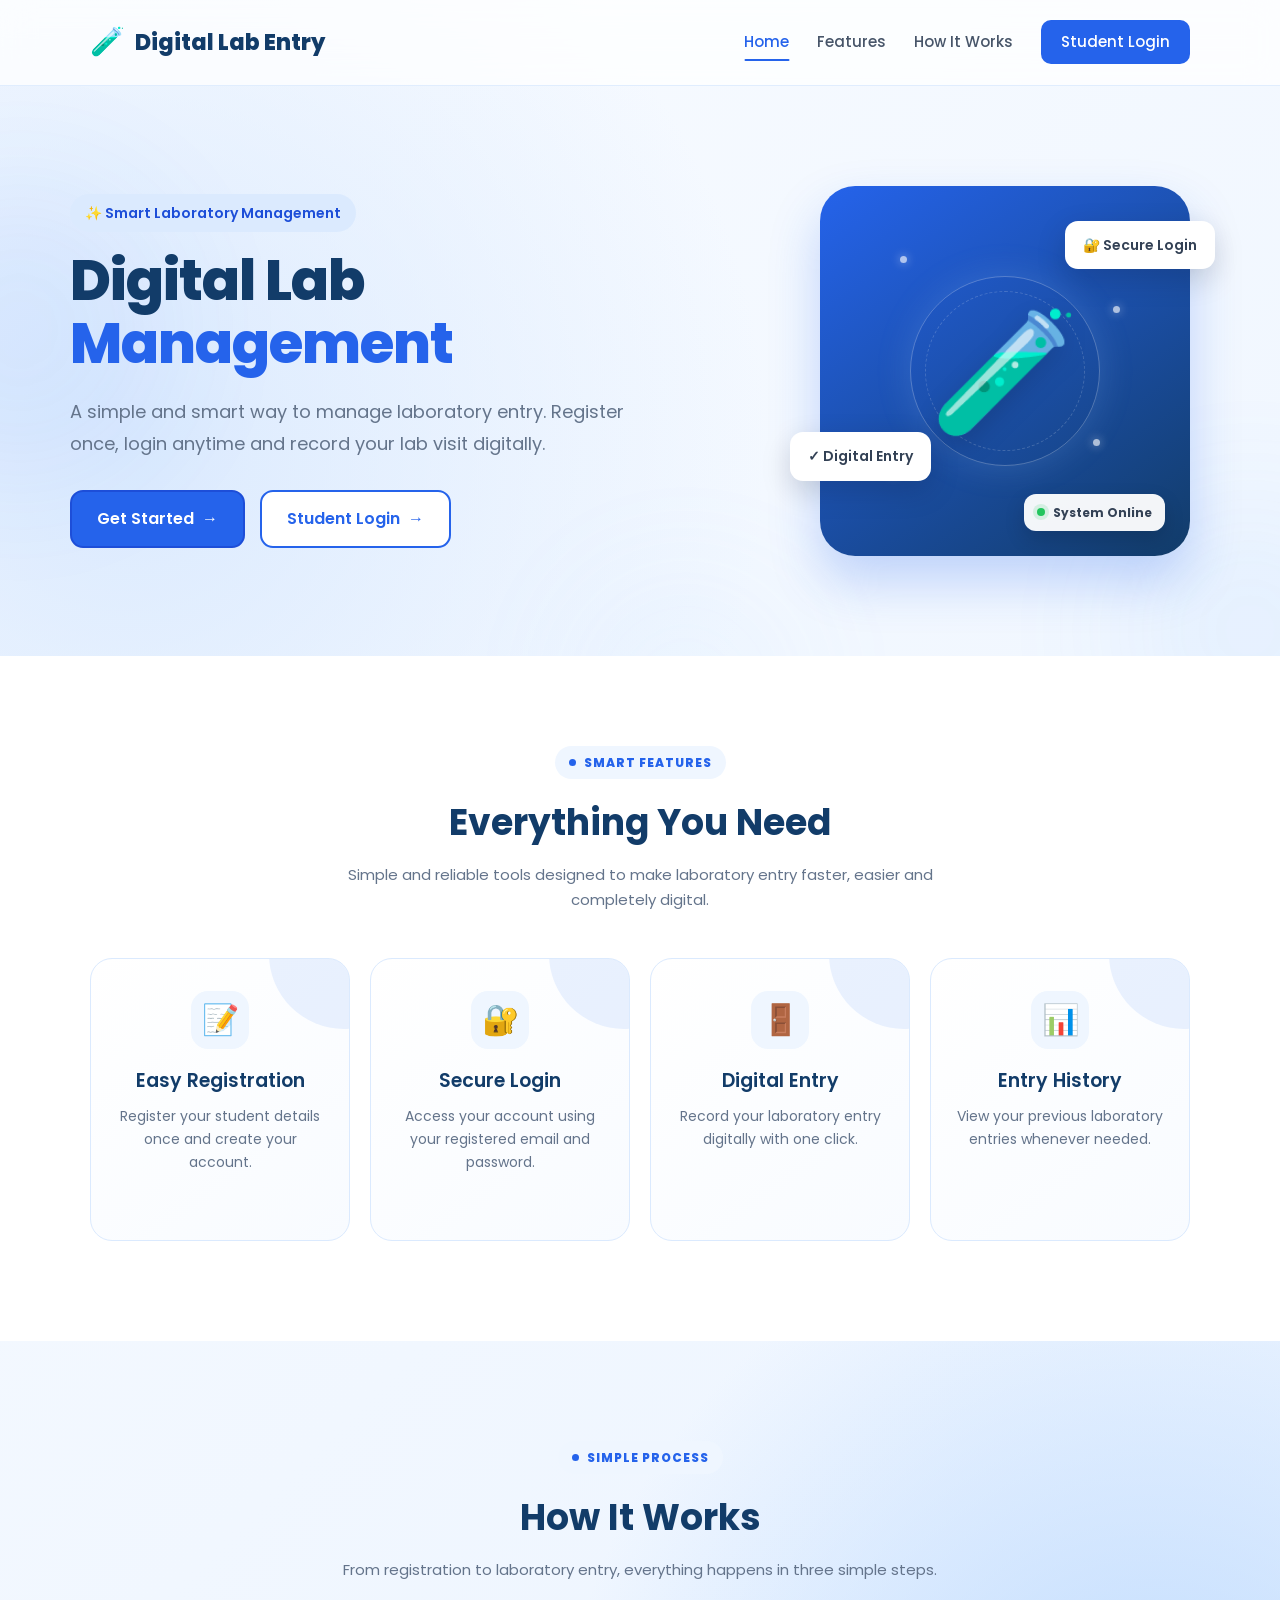
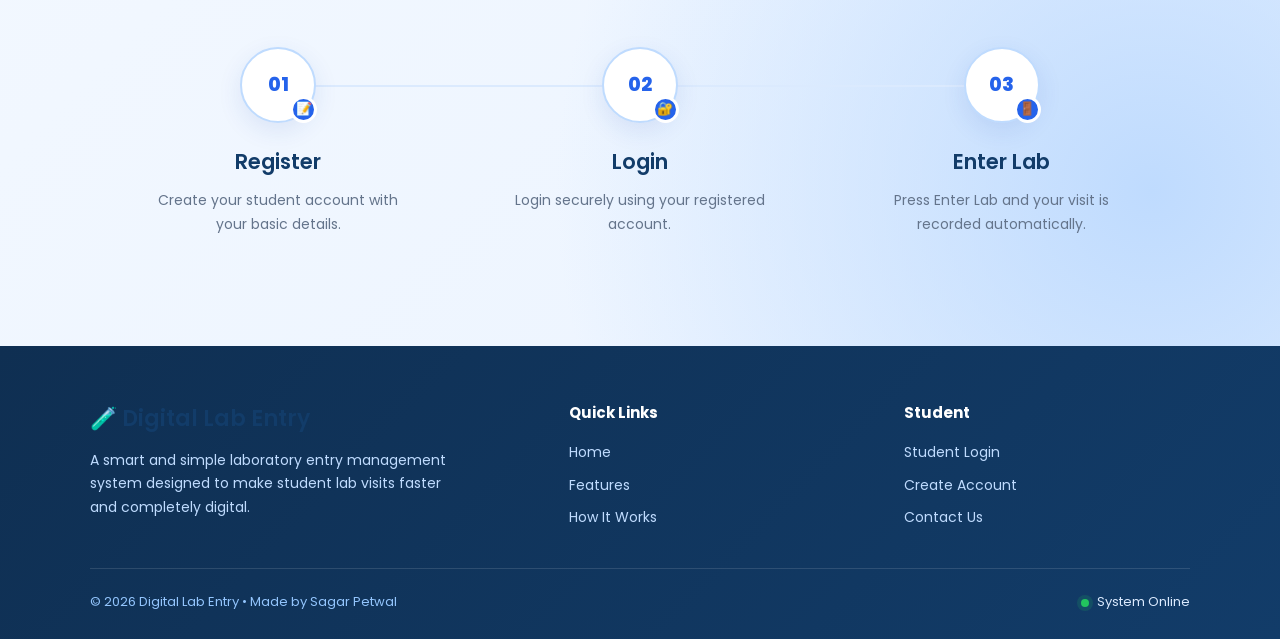
<file: index.html>
<!DOCTYPE html>
<html lang="en">

<head>

    <meta charset="UTF-8">

    <meta name="viewport"
        content="width=device-width, initial-scale=1.0">

    <title>Digital Lab Entry</title>

    <link rel="stylesheet" href="style.css">

    <style>

        /* =====================================================
           BASE
        ===================================================== */

        html {
            scroll-behavior: smooth;
        }


        .landing {
            min-height: 100vh;

            background:
                radial-gradient(
                    circle at 10% 20%,
                    #dbeafe 0%,
                    transparent 30%
                ),
                radial-gradient(
                    circle at 90% 80%,
                    #bfdbfe 0%,
                    transparent 28%
                ),
                linear-gradient(
                    135deg,
                    #f8fbff,
                    #eaf3ff
                );

            color: #0f172a;

            overflow-x: hidden;
        }


        /* =====================================================
           BACKGROUND ORBS
        ===================================================== */

        .background-orb {
            position: fixed;

            border-radius: 50%;

            pointer-events: none;

            filter: blur(75px);

            opacity: .45;

            z-index: 0;

            animation:
                orbFloat 9s ease-in-out infinite;
        }


        .orb-one {
            width: 300px;
            height: 300px;

            background:
                rgba(59,130,246,.18);

            top: 180px;
            left: -130px;
        }


        .orb-two {
            width: 260px;
            height: 260px;

            background:
                rgba(96,165,250,.18);

            right: -100px;
            top: 500px;

            animation-delay: 2s;
        }


        .orb-three {
            width: 220px;
            height: 220px;

            background:
                rgba(147,197,253,.16);

            left: 45%;
            bottom: 100px;

            animation-delay: 4s;
        }


        @keyframes orbFloat {

            0%,100% {
                transform:
                    translate(0,0)
                    scale(1);
            }

            50% {
                transform:
                    translate(25px,-30px)
                    scale(1.08);
            }

        }


        /* =====================================================
           NAVBAR
        ===================================================== */

        .navbar {
            width: 100%;

            padding: 20px 7%;

            box-sizing: border-box;

            display: flex;

            align-items: center;

            justify-content: space-between;

            background:
                rgba(255,255,255,.72);

            backdrop-filter:
                blur(16px);

            -webkit-backdrop-filter:
                blur(16px);

            border-bottom:
                1px solid
                rgba(219,234,254,.85);

            position: sticky;

            top: 0;

            z-index: 100;

            transition:
                padding .3s ease,
                background .3s ease,
                box-shadow .3s ease;
        }


        /* NAVBAR WHEN SCROLLED */

        .navbar.scrolled {

            padding-top: 13px;

            padding-bottom: 13px;

            background:
                rgba(255,255,255,.90);

            box-shadow:
                0 8px 30px
                rgba(15,23,42,.08);
        }


        .logo {

            display: flex;

            align-items: center;

            gap: 10px;

            font-size: 22px;

            font-weight: 800;

            color: #123c69;

            white-space: nowrap;
        }


        .logo-icon {

            font-size: 28px;

            display: inline-block;

            animation:
                logoFloat 3s ease-in-out infinite;
        }


        @keyframes logoFloat {

            0%,100% {
                transform:
                    translateY(0);
            }

            50% {
                transform:
                    translateY(-3px);
            }

        }


        .nav-links {

            display: flex;

            align-items: center;

            gap: 28px;
        }


        .nav-links a {

            text-decoration: none;

            color: #475569;

            font-weight: 500;

            font-size: 15px;

            position: relative;

            transition:
                color .25s ease;
        }


        /* NAV UNDERLINE */

        .nav-links a:not(.nav-login)::after {

            content: "";

            position: absolute;

            left: 50%;

            bottom: -7px;

            width: 0;

            height: 2px;

            background:
                #2563eb;

            border-radius: 10px;

            transform:
                translateX(-50%);

            transition:
                width .3s ease;
        }


        .nav-links a:not(.nav-login):hover {

            color:
                #2563eb;
        }


        .nav-links a:not(.nav-login):hover::after {

            width: 100%;
        }


        /* ACTIVE LINK */

        .nav-links a.active {

            color:
                #2563eb;
        }


        .nav-links a.active::after {

            width: 100%;
        }


        /* LOGIN BUTTON */

        .nav-login {

            background:
                #2563eb !important;

            color:
                white !important;

            padding:
                10px 20px;

            border-radius:
                10px;

            transition:
                transform .25s ease,
                box-shadow .25s ease;
        }


        .nav-login:hover {

            transform:
                translateY(-2px);

            box-shadow:
                0 8px 22px
                rgba(37,99,235,.25);
        }


        /* =====================================================
           HERO
        ===================================================== */

        .hero {

            width: 100%;

            max-width: 1200px;

            min-height: 570px;

            margin: auto;

            padding:
                70px 30px;

            box-sizing: border-box;

            display: flex;

            align-items: center;

            justify-content: space-between;

            gap: 50px;

            position: relative;

            z-index: 2;
        }


        .hero-content {

            flex: 1;

            animation:
                heroText .9s ease-out;
        }


        @keyframes heroText {

            from {

                opacity: 0;

                transform:
                    translateX(-35px);
            }

            to {

                opacity: 1;

                transform:
                    translateX(0);
            }

        }


        .badge {

            display: inline-block;

            background:
                #dbeafe;

            color:
                #1d4ed8;

            padding:
                8px 15px;

            border-radius:
                30px;

            font-size:
                14px;

            font-weight:
                600;

            margin-bottom:
                18px;

            animation:
                badgeAppear .8s ease-out;
        }


        @keyframes badgeAppear {

            from {

                opacity: 0;

                transform:
                    translateY(10px)
                    scale(.95);
            }

            to {

                opacity: 1;

                transform:
                    translateY(0)
                    scale(1);
            }

        }


        .hero h1 {

            font-size:
                56px;

            line-height:
                1.12;

            margin:
                0 0 20px;

            color:
                #123c69;
        }


        .animated-word {

            display:
                inline-block;

            min-width:
                250px;

            color:
                #2563eb;

            transition:
                opacity .35s ease,
                transform .35s ease;
        }


        .animated-word.changing {

            opacity:
                0;

            transform:
                translateY(12px);
        }


        .hero-text {

            max-width:
                580px;

            font-size:
                18px;

            line-height:
                1.8;

            color:
                #64748b;

            margin-bottom:
                30px;
        }


        /* =====================================================
           HERO BUTTONS
        ===================================================== */

        .hero-buttons {

            display:
                flex;

            gap:
                15px;

            flex-wrap:
                wrap;
        }


        .hero-button {

            width:
                auto;

            margin:
                0;

            padding:
                14px 25px;

            text-decoration:
                none;

            text-align:
                center;

            border-radius:
                13px;

            font-weight:
                600;

            position:
                relative;

            overflow:
                hidden;

            transition:
                transform .25s ease,
                box-shadow .25s ease;
        }


        .hero-button::before {

            content:
                "";

            position:
                absolute;

            top:
                0;

            left:
                -100%;

            width:
                70%;

            height:
                100%;

            background:
                linear-gradient(
                    90deg,
                    transparent,
                    rgba(255,255,255,.25),
                    transparent
                );

            transform:
                skewX(-20deg);

            transition:
                left .55s ease;
        }


        .hero-button:hover::before {

            left:
                130%;
        }


        .primary-button {

            background:
                #2563eb;

            color:
                white;

            border:
                2px solid
                #1d4ed8;
        }


        .secondary-button {

            background:
                white;

            color:
                #2563eb;

            border:
                2px solid
                #2563eb;
        }


        .hero-button:hover {

            transform:
                translateY(-3px);

            box-shadow:
                0 10px 24px
                rgba(37,99,235,.20);
        }


        .button-arrow {

            display:
                inline-block;

            margin-left:
                4px;

            transition:
                transform .25s ease;
        }


        .hero-button:hover
        .button-arrow {

            transform:
                translateX(5px);
        }


        /* =====================================================
           HERO VISUAL
        ===================================================== */

        .hero-visual {

            flex:
                0 0 410px;

            display:
                flex;

            justify-content:
                center;

            animation:
                heroVisual 1s ease-out;
        }


        @keyframes heroVisual {

            from {

                opacity:
                    0;

                transform:
                    translateX(35px)
                    scale(.94);
            }

            to {

                opacity:
                    1;

                transform:
                    translateX(0)
                    scale(1);
            }

        }


        .lab-card {

            width:
                370px;

            height:
                370px;

            border-radius:
                35px;

            background:
                linear-gradient(
                    145deg,
                    #2563eb,
                    #123c69
                );

            display:
                flex;

            align-items:
                center;

            justify-content:
                center;

            position:
                relative;

            box-shadow:
                0 25px 50px
                rgba(37,99,235,.25);

            animation:
                labFloat 4s ease-in-out infinite;
        }


        @keyframes labFloat {

            0%,100% {

                transform:
                    translateY(0);
            }

            50% {

                transform:
                    translateY(-10px);
            }

        }


        .lab-ring {

            position:
                absolute;

            width:
                190px;

            height:
                190px;

            border-radius:
                50%;

            border:
                1px solid
                rgba(255,255,255,.25);

            box-shadow:
                0 0 35px
                rgba(147,197,253,.18);

            animation:
                ringPulse 4s ease-in-out infinite;
        }


        .lab-ring::before {

            content:
                "";

            position:
                absolute;

            inset:
                14px;

            border-radius:
                50%;

            border:
                1px dashed
                rgba(255,255,255,.18);

            animation:
                ringRotate 12s linear infinite;
        }


        @keyframes ringPulse {

            0%,100% {

                transform:
                    scale(.95);

                opacity:
                    .55;
            }

            50% {

                transform:
                    scale(1.08);

                opacity:
                    1;
            }

        }


        @keyframes ringRotate {

            from {

                transform:
                    rotate(0deg);
            }

            to {

                transform:
                    rotate(360deg);
            }

        }


        .lab-icon {

            font-size:
                120px;

            position:
                relative;

            z-index:
                3;

            filter:
                drop-shadow(
                    0 10px 12px
                    rgba(0,0,0,.15)
                );

            animation:
                iconPulse 4s ease-in-out infinite;
        }


        @keyframes iconPulse {

            0%,100% {
                transform:
                    scale(1);
            }

            50% {
                transform:
                    scale(1.05);
            }

        }


        /* =====================================================
           PARTICLES
        ===================================================== */

        .particle {

            position:
                absolute;

            width:
                7px;

            height:
                7px;

            border-radius:
                50%;

            background:
                rgba(255,255,255,.65);

            box-shadow:
                0 0 10px
                rgba(255,255,255,.5);

            animation:
                particleFloat 4s ease-in-out infinite;
        }


        .particle-one {

            top:
                70px;

            left:
                80px;
        }


        .particle-two {

            top:
                120px;

            right:
                70px;

            animation-delay:
                1s;
        }


        .particle-three {

            bottom:
                80px;

            left:
                70px;

            animation-delay:
                2s;
        }


        .particle-four {

            bottom:
                110px;

            right:
                90px;

            animation-delay:
                3s;
        }


        @keyframes particleFloat {

            0%,100% {

                transform:
                    translateY(0);

                opacity:
                    .5;
            }

            50% {

                transform:
                    translateY(-12px);

                opacity:
                    1;
            }

        }


        /* =====================================================
           FLOATING BADGES
        ===================================================== */

        .floating-card {

            position:
                absolute;

            background:
                white;

            padding:
                13px 18px;

            border-radius:
                13px;

            box-shadow:
                0 10px 30px
                rgba(0,0,0,.15);

            font-size:
                14px;

            font-weight:
                600;

            color:
                #334155;

            z-index:
                5;

            animation:
                smallFloat 3s ease-in-out infinite;
        }


        .floating-one {

            top:
                35px;

            right:
                -25px;
        }


        .floating-two {

            bottom:
                75px;

            left:
                -30px;

            animation-delay:
                1s;
        }


        @keyframes smallFloat {

            0%,100% {

                transform:
                    translateY(0);
            }

            50% {

                transform:
                    translateY(-8px);
            }

        }


        /* =====================================================
           SYSTEM STATUS
        ===================================================== */

        .system-status {

            position:
                absolute;

            bottom:
                25px;

            right:
                25px;

            display:
                flex;

            align-items:
                center;

            gap:
                8px;

            padding:
                9px 13px;

            background:
                rgba(255,255,255,.95);

            border-radius:
                12px;

            font-size:
                12px;

            font-weight:
                700;

            color:
                #334155;

            box-shadow:
                0 8px 20px
                rgba(0,0,0,.15);
        }


        .online-dot {

            width:
                8px;

            height:
                8px;

            border-radius:
                50%;

            background:
                #22c55e;

            box-shadow:
                0 0 0 4px
                rgba(34,197,94,.15);

            animation:
                onlinePulse 2s ease-in-out infinite;
        }


        @keyframes onlinePulse {

            0%,100% {

                box-shadow:
                    0 0 0 3px
                    rgba(34,197,94,.15);
            }

            50% {

                box-shadow:
                    0 0 0 7px
                    rgba(34,197,94,.04);
            }

        }


        /* =====================================================
           FEATURES
        ===================================================== */

        .features-section {

            background:
                white;

            padding:
                90px 7% 100px;

            text-align:
                center;

            position:
                relative;

            z-index:
                2;

            overflow:
                hidden;
        }


        .features-label,
        .how-label {

            display:
                inline-flex;

            align-items:
                center;

            gap:
                8px;

            padding:
                7px 14px;

            border-radius:
                30px;

            background:
                #eff6ff;

            color:
                #2563eb;

            font-size:
                12px;

            font-weight:
                800;

            letter-spacing:
                1px;

            margin-bottom:
                15px;
        }


        .features-label-dot,
        .how-label-dot {

            width:
                7px;

            height:
                7px;

            border-radius:
                50%;

            background:
                #2563eb;

            animation:
                onlinePulse 2s ease-in-out infinite;
        }


        .section-title {

            color:
                #123c69;

            font-size:
                36px;

            margin:
                0 0 10px;
        }


        .section-subtitle {

            color:
                #64748b;

            margin:
                0 auto 45px;

            font-size:
                15px;

            max-width:
                600px;

            line-height:
                1.7;
        }


        .features {

            max-width:
                1100px;

            margin:
                auto;

            display:
                grid;

            grid-template-columns:
                repeat(4,1fr);

            gap:
                20px;
        }


        .feature-card {

            position:
                relative;

            padding:
                32px 22px 28px;

            min-height:
                215px;

            box-sizing:
                border-box;

            border:
                1px solid
                #dbeafe;

            border-radius:
                22px;

            background:
                linear-gradient(
                    145deg,
                    #ffffff,
                    #f8fbff
                );

            overflow:
                hidden;

            opacity:
                0;

            transform:
                translateY(35px);

            transition:
                opacity .6s ease,
                transform .6s ease,
                box-shadow .35s ease,
                border-color .35s ease;
        }


        .feature-card.reveal {

            opacity:
                1;

            transform:
                translateY(0);
        }


        .feature-card::before {

            content:
                "";

            position:
                absolute;

            width:
                150px;

            height:
                150px;

            border-radius:
                50%;

            background:
                rgba(59,130,246,.10);

            top:
                -80px;

            right:
                -70px;

            transition:
                transform .45s ease;
        }


        .feature-card::after {

            content:
                "";

            position:
                absolute;

            left:
                22px;

            right:
                22px;

            bottom:
                0;

            height:
                3px;

            border-radius:
                5px 5px 0 0;

            background:
                linear-gradient(
                    90deg,
                    #2563eb,
                    #60a5fa
                );

            transform:
                scaleX(0);

            transform-origin:
                center;

            transition:
                transform .35s ease;
        }


        .feature-card:hover {

            transform:
                translateY(-10px);

            border-color:
                #bfdbfe;

            box-shadow:
                0 20px 45px
                rgba(30,64,175,.14);
        }


        .feature-card:hover::before {

            transform:
                scale(2);
        }


        .feature-card:hover::after {

            transform:
                scaleX(1);
        }


        .feature-icon-box {

            width:
                58px;

            height:
                58px;

            margin:
                0 auto 17px;

            display:
                flex;

            align-items:
                center;

            justify-content:
                center;

            border-radius:
                17px;

            background:
                #eff6ff;

            font-size:
                30px;

            position:
                relative;

            z-index:
                2;

            transition:
                transform .35s ease,
                background .35s ease,
                box-shadow .35s ease;
        }


        .feature-card:hover
        .feature-icon-box {

            transform:
                translateY(-4px)
                scale(1.08)
                rotate(-3deg);

            background:
                #dbeafe;

            box-shadow:
                0 8px 20px
                rgba(37,99,235,.14);
        }


        .feature-card h3 {

            font-size:
                19px;

            margin:
                0 0 9px;

            color:
                #123c69;

            position:
                relative;

            z-index:
                2;
        }


        .feature-card p {

            font-size:
                14px;

            margin:
                0;

            color:
                #64748b;

            line-height:
                1.65;

            position:
                relative;

            z-index:
                2;
        }


        .feature-arrow {

            display:
                inline-block;

            margin-top:
                14px;

            color:
                #2563eb;

            font-size:
                14px;

            font-weight:
                700;

            opacity:
                0;

            transform:
                translateY(5px);

            transition:
                opacity .3s ease,
                transform .3s ease;
        }


        .feature-card:hover
        .feature-arrow {

            opacity:
                1;

            transform:
                translateY(0);
        }


        /* =====================================================
           HOW IT WORKS
        ===================================================== */

        .how-section {

            padding:
                100px 7% 110px;

            text-align:
                center;

            position:
                relative;

            z-index:
                2;

            overflow:
                hidden;
        }


        .process-wrapper {

            max-width:
                1050px;

            margin:
                65px auto 0;

            position:
                relative;
        }


        .process-line {

            position:
                absolute;

            top:
                38px;

            left:
                16%;

            right:
                16%;

            height:
                2px;

            background:
                #dbeafe;

            overflow:
                hidden;
        }


        .process-line::after {

            content:
                "";

            position:
                absolute;

            top:
                0;

            left:
                -35%;

            width:
                35%;

            height:
                100%;

            background:
                linear-gradient(
                    90deg,
                    transparent,
                    #60a5fa,
                    transparent
                );

            animation:
                lineMove 3s linear infinite;
        }


        @keyframes lineMove {

            from {
                left:
                    -35%;
            }

            to {
                left:
                    100%;
            }

        }


        .process-steps {

            display:
                grid;

            grid-template-columns:
                repeat(3,1fr);

            gap:
                35px;

            position:
                relative;

            z-index:
                2;
        }


        .process-step {

            text-align:
                center;

            opacity:
                0;

            transform:
                translateY(35px);

            transition:
                opacity .7s ease,
                transform .7s ease;
        }


        .process-step.reveal {

            opacity:
                1;

            transform:
                translateY(0);
        }


        .process-number {

            width:
                76px;

            height:
                76px;

            margin:
                0 auto 22px;

            border-radius:
                50%;

            background:
                white;

            border:
                2px solid
                #bfdbfe;

            display:
                flex;

            align-items:
                center;

            justify-content:
                center;

            color:
                #2563eb;

            font-size:
                19px;

            font-weight:
                800;

            box-shadow:
                0 8px 25px
                rgba(30,64,175,.10);

            position:
                relative;

            transition:
                transform .35s ease,
                box-shadow .35s ease,
                border-color .35s ease;
        }


        .process-step:hover
        .process-number {

            transform:
                scale(1.1);

            border-color:
                #2563eb;

            box-shadow:
                0 12px 30px
                rgba(37,99,235,.20);
        }


        .process-icon {

            position:
                absolute;

            width:
                27px;

            height:
                27px;

            right:
                -3px;

            bottom:
                -2px;

            border-radius:
                50%;

            background:
                #2563eb;

            color:
                white;

            display:
                flex;

            align-items:
                center;

            justify-content:
                center;

            font-size:
                13px;

            border:
                3px solid
                white;
        }


        .process-step h3 {

            color:
                #123c69;

            font-size:
                21px;

            margin:
                0 0 10px;
        }


        .process-step p {

            color:
                #64748b;

            font-size:
                14px;

            line-height:
                1.7;

            max-width:
                250px;

            margin:
                0 auto;
        }


        /* =====================================================
           FOOTER
        ===================================================== */

        .landing-footer {

            background:
                linear-gradient(
                    135deg,
                    #0f2f52,
                    #123c69
                );

            color:
                white;

            padding:
                55px 7% 25px;

            position:
                relative;

            z-index:
                2;
        }


        .footer-content {

            max-width:
                1100px;

            margin:
                auto;

            display:
                grid;

            grid-template-columns:
                1.5fr 1fr 1fr;

            gap:
                50px;

            padding-bottom:
                40px;

            border-bottom:
                1px solid
                rgba(255,255,255,.12);
        }


        .footer-brand h3 {

            margin:
                0 0 12px;

            font-size:
                22px;
        }


        .footer-brand p {

            color:
                #bfdbfe;

            font-size:
                14px;

            line-height:
                1.7;

            max-width:
                360px;

            margin:
                0;
        }


        .footer-column h4 {

            margin:
                0 0 16px;

            font-size:
                15px;

            color:
                white;
        }


        .footer-links {

            display:
                flex;

            flex-direction:
                column;

            gap:
                10px;
        }


        .footer-links a {

            color:
                #bfdbfe;

            text-decoration:
                none;

            font-size:
                14px;

            transition:
                color .25s ease,
                transform .25s ease;
        }


        .footer-links a:hover {

            color:
                white;

            transform:
                translateX(4px);
        }


        .footer-bottom {

            max-width:
                1100px;

            margin:
                22px auto 0;

            display:
                flex;

            align-items:
                center;

            justify-content:
                space-between;

            gap:
                15px;

            flex-wrap:
                wrap;
        }


        .footer-bottom p {

            color:
                #93c5fd;

            margin:
                0;

            font-size:
                13px;
        }


        .footer-status {

            display:
                flex;

            align-items:
                center;

            gap:
                8px;

            color:
                #dbeafe;

            font-size:
                13px;
        }


        /* =====================================================
           RESPONSIVE
        ===================================================== */

        @media (max-width: 950px) {

            .hero {

                gap:
                    25px;
            }


            .hero h1 {

                font-size:
                    48px;
            }


            .hero-visual {

                flex:
                    0 0 350px;
            }


            .lab-card {

                width:
                    330px;

                height:
                    330px;
            }


            .features {

                grid-template-columns:
                    repeat(2,1fr);
            }


            .footer-content {

                grid-template-columns:
                    1.3fr 1fr 1fr;

                gap:
                    30px;
            }

        }


        @media (max-width: 800px) {

            .hero {

                flex-direction:
                    column;

                text-align:
                    center;

                padding-top:
                    55px;

                padding-bottom:
                    70px;
            }


            .hero-text {

                margin-left:
                    auto;

                margin-right:
                    auto;
            }


            .hero-buttons {

                justify-content:
                    center;
            }


            .hero-visual {

                flex-basis:
                    auto;

                margin-top:
                    20px;
            }


            .process-line {

                display:
                    none;
            }


            .process-steps {

                grid-template-columns:
                    1fr;

                gap:
                    45px;
            }


            .footer-content {

                grid-template-columns:
                    1fr 1fr;
            }


            .footer-brand {

                grid-column:
                    1 / -1;
            }

        }


        @media (max-width: 550px) {

            .navbar {

                padding:
                    16px 20px;
            }


            .navbar.scrolled {

                padding:
                    12px 20px;
            }


            .logo {

                font-size:
                    18px;
            }


            .logo-icon {

                font-size:
                    23px;
            }


            .nav-links {

                gap:
                    0;
            }


            .nav-login {

                padding:
                    9px 14px;

                font-size:
                    13px !important;
            }


            .hero {

                padding-left:
                    20px;

                padding-right:
                    20px;
            }


            .hero h1 {

                font-size:
                    39px;
            }


            .animated-word {

                min-width:
                    170px;
            }


            .hero-text {

                font-size:
                    16px;
            }


            .hero-buttons {

                flex-direction:
                    column;

                align-items:
                    stretch;

                max-width:
                    300px;

                margin:
                    auto;
            }


            .hero-button {

                width:
                    100%;

                box-sizing:
                    border-box;
            }


            .lab-card {

                width:
                    280px;

                height:
                    280px;
            }


            .lab-icon {

                font-size:
                    85px;
            }


            .lab-ring {

                width:
                    145px;

                height:
                    145px;
            }


            .floating-one {

                right:
                    -10px;
            }


            .floating-two {

                left:
                    -10px;

                bottom:
                    60px;
            }


            .system-status {

                right:
                    15px;

                bottom:
                    15px;
            }


            .features-section {

                padding:
                    70px 20px 80px;
            }


            .features {

                grid-template-columns:
                    1fr;
            }


            .section-title {

                font-size:
                    29px;
            }


            .how-section {

                padding:
                    75px 20px 85px;
            }


            .process-wrapper {

                margin-top:
                    45px;
            }


            .footer-content {

                grid-template-columns:
                    1fr;

                gap:
                    30px;

                text-align:
                    center;
            }


            .footer-brand {

                grid-column:
                    auto;
            }


            .footer-brand p {

                margin:
                    auto;
            }


            .footer-bottom {

                justify-content:
                    center;

                text-align:
                    center;
            }

        }


        /* =====================================================
           REDUCED MOTION
        ===================================================== */

        @media (prefers-reduced-motion: reduce) {

            html {
                scroll-behavior:
                    auto;
            }


            *,
            *::before,
            *::after {

                animation-duration:
                    .01ms !important;

                animation-iteration-count:
                    1 !important;

                transition-duration:
                    .01ms !important;
            }

        }

    </style>

</head>



<body class="landing">


    <!-- BACKGROUND ORBS -->

    <div class="background-orb orb-one"></div>

    <div class="background-orb orb-two"></div>

    <div class="background-orb orb-three"></div>



    <!-- =====================================================
         NAVBAR
    ===================================================== -->

    <nav
        class="navbar"
        id="mainNavbar">


        <div class="logo">

            <span class="logo-icon">
                🧪
            </span>

            Digital Lab Entry

        </div>


        <div class="nav-links">

            <a
                href="#home"
                class="nav-link active">

                Home

            </a>


            <a
                href="#features"
                class="nav-link">

                Features

            </a>


            <a
                href="#how"
                class="nav-link">

                How It Works

            </a>


            <a
                href="login.html"
                class="nav-login">

                Student Login

            </a>

        </div>

    </nav>



    <!-- =====================================================
         HERO
    ===================================================== -->

    <section
        class="hero"
        id="home">


        <div class="hero-content">


            <span class="badge">

                ✨ Smart Laboratory Management

            </span>


            <h1>

                Digital Lab

                <span
                    id="animatedWord"
                    class="animated-word">

                    Entry

                </span>

            </h1>


            <p class="hero-text">

                A simple and smart way to manage
                laboratory entry. Register once,
                login anytime and record your lab
                visit digitally.

            </p>


            <div class="hero-buttons">


                <a
                    href="register.html"
                    class="hero-button primary-button">

                    Get Started

                    <span class="button-arrow">
                        →
                    </span>

                </a>


                <a
                    href="login.html"
                    class="hero-button secondary-button">

                    Student Login

                    <span class="button-arrow">
                        →
                    </span>

                </a>


            </div>

        </div>



        <!-- HERO VISUAL -->

        <div class="hero-visual">

            <div class="lab-card">

                <div class="lab-ring"></div>


                <div
                    class="particle particle-one">
                </div>

                <div
                    class="particle particle-two">
                </div>

                <div
                    class="particle particle-three">
                </div>

                <div
                    class="particle particle-four">
                </div>


                <div class="lab-icon">
                    🧪
                </div>


                <div
                    class="floating-card floating-one">

                    🔐 Secure Login

                </div>


                <div
                    class="floating-card floating-two">

                    ✓ Digital Entry

                </div>


                <div class="system-status">

                    <span class="online-dot"></span>

                    System Online

                </div>

            </div>

        </div>


    </section>



    <!-- =====================================================
         FEATURES
    ===================================================== -->

    <section
        class="features-section"
        id="features">


        <div class="features-label">

            <span
                class="features-label-dot">
            </span>

            SMART FEATURES

        </div>


        <h2 class="section-title">

            Everything You Need

        </h2>


        <p class="section-subtitle">

            Simple and reliable tools designed
            to make laboratory entry faster,
            easier and completely digital.

        </p>


        <div class="features">


            <div class="feature-card">

                <div class="feature-icon-box">
                    📝
                </div>

                <h3>
                    Easy Registration
                </h3>

                <p>
                    Register your student details
                    once and create your account.
                </p>

                <span class="feature-arrow">
                    Simple & Fast →
                </span>

            </div>



            <div class="feature-card">

                <div class="feature-icon-box">
                    🔐
                </div>

                <h3>
                    Secure Login
                </h3>

                <p>
                    Access your account using your
                    registered email and password.
                </p>

                <span class="feature-arrow">
                    Protected Access →
                </span>

            </div>



            <div class="feature-card">

                <div class="feature-icon-box">
                    🚪
                </div>

                <h3>
                    Digital Entry
                </h3>

                <p>
                    Record your laboratory entry
                    digitally with one click.
                </p>

                <span class="feature-arrow">
                    One-Click Entry →
                </span>

            </div>



            <div class="feature-card">

                <div class="feature-icon-box">
                    📊
                </div>

                <h3>
                    Entry History
                </h3>

                <p>
                    View your previous laboratory
                    entries whenever needed.
                </p>

                <span class="feature-arrow">
                    Track Activity →
                </span>

            </div>


        </div>

    </section>



    <!-- =====================================================
         HOW IT WORKS
    ===================================================== -->

    <section
        class="how-section"
        id="how">


        <div class="how-label">

            <span class="how-label-dot"></span>

            SIMPLE PROCESS

        </div>


        <h2 class="section-title">

            How It Works

        </h2>


        <p class="section-subtitle">

            From registration to laboratory entry,
            everything happens in three simple steps.

        </p>


        <div class="process-wrapper">


            <div class="process-line"></div>


            <div class="process-steps">


                <div class="process-step">

                    <div class="process-number">

                        01

                        <span class="process-icon">
                            📝
                        </span>

                    </div>


                    <h3>
                        Register
                    </h3>


                    <p>

                        Create your student account
                        with your basic details.

                    </p>

                </div>



                <div class="process-step">

                    <div class="process-number">

                        02

                        <span class="process-icon">
                            🔐
                        </span>

                    </div>


                    <h3>
                        Login
                    </h3>


                    <p>

                        Login securely using your
                        registered account.

                    </p>

                </div>



                <div class="process-step">

                    <div class="process-number">

                        03

                        <span class="process-icon">
                            🚪
                        </span>

                    </div>


                    <h3>
                        Enter Lab
                    </h3>


                    <p>

                        Press Enter Lab and your
                        visit is recorded automatically.

                    </p>

                </div>


            </div>

        </div>


    </section>



    <!-- =====================================================
         FOOTER
    ===================================================== -->

    <footer class="landing-footer">


        <div class="footer-content">


            <!-- BRAND -->

            <div class="footer-brand">

                <h3>
                    🧪 Digital Lab Entry
                </h3>


                <p>

                    A smart and simple laboratory
                    entry management system designed
                    to make student lab visits faster
                    and completely digital.

                </p>

            </div>



            <!-- QUICK LINKS -->

            <div class="footer-column">

                <h4>
                    Quick Links
                </h4>


                <div class="footer-links">

                    <a href="#home">
                        Home
                    </a>

                    <a href="#features">
                        Features
                    </a>

                    <a href="#how">
                        How It Works
                    </a>

                </div>

            </div>



            <!-- ACCOUNT -->

            <div class="footer-column">

                <h4>
                    Student
                </h4>


                <div class="footer-links">

                    <a href="login.html">
                        Student Login
                    </a>

                    <a href="register.html">
                        Create Account
                    </a>

                    <a href="contact.html">
                        Contact Us
                    </a>

                </div>

            </div>


        </div>



        <div class="footer-bottom">


            <p>

                © 2026 Digital Lab Entry
                • Made by Sagar Petwal

            </p>


            <div class="footer-status">

                <span class="online-dot"></span>

                System Online

            </div>


        </div>


    </footer>



    <!-- =====================================================
         JAVASCRIPT
    ===================================================== -->

    <script>


        /* =================================================
           HERO WORD ANIMATION
        ================================================= */

        const words = [

            "Entry",

            "Management",

            "Access",

            "Experience"

        ];


        let wordIndex = 0;


        const animatedWord =
            document.getElementById(
                "animatedWord"
            );


        setInterval(function() {


            animatedWord.classList.add(
                "changing"
            );


            setTimeout(function() {


                wordIndex++;


                if (
                    wordIndex >= words.length
                ) {

                    wordIndex = 0;

                }


                animatedWord.textContent =
                    words[wordIndex];


                animatedWord.classList.remove(
                    "changing"
                );


            }, 350);


        }, 2200);



        /* =================================================
           NAVBAR SCROLL EFFECT
        ================================================= */

        const navbar =
            document.getElementById(
                "mainNavbar"
            );


        function updateNavbar() {

            if (
                window.scrollY > 35
            ) {

                navbar.classList.add(
                    "scrolled"
                );

            } else {

                navbar.classList.remove(
                    "scrolled"
                );

            }

        }


        window.addEventListener(
            "scroll",
            updateNavbar
        );


        updateNavbar();



        /* =================================================
           SECTION REVEAL
        ================================================= */

        const revealItems =
            document.querySelectorAll(
                ".feature-card, .process-step"
            );


        const revealObserver =
            new IntersectionObserver(

                function(entries, observer) {


                    entries.forEach(
                        function(entry) {


                            if (
                                entry.isIntersecting
                            ) {


                                entry.target.classList.add(
                                    "reveal"
                                );


                                observer.unobserve(
                                    entry.target
                                );

                            }

                        }
                    );


                },

                {
                    threshold: 0.15
                }

            );


        revealItems.forEach(
            function(item, index) {


                item.style.transitionDelay =
                    (index * 0.10) + "s";


                revealObserver.observe(
                    item
                );


            }
        );



        /* =================================================
           ACTIVE NAVIGATION
        ================================================= */

        const navLinks =
            document.querySelectorAll(
                ".nav-link"
            );


        const sections =
            document.querySelectorAll(
                "#home, #features, #how"
            );


        const activeObserver =
            new IntersectionObserver(

                function(entries) {


                    entries.forEach(
                        function(entry) {


                            if (
                                entry.isIntersecting
                            ) {


                                navLinks.forEach(
                                    function(link) {

                                        link.classList.remove(
                                            "active"
                                        );

                                    }
                                );


                                const activeLink =
                                    document.querySelector(
                                        '.nav-link[href="#' +
                                        entry.target.id +
                                        '"]'
                                    );


                                if (activeLink) {

                                    activeLink.classList.add(
                                        "active"
                                    );

                                }

                            }

                        }
                    );


                },

                {
                    threshold: 0.45
                }

            );


        sections.forEach(
            function(section) {

                activeObserver.observe(
                    section
                );

            }
        );


    </script>


</body>

</html>
</file>
<file: style.css>
@import url('https://fonts.googleapis.com/css2?family=Poppins:wght@400;500;600;700;800&display=swap');


/* =========================================================
   GLOBAL
   ========================================================= */

* {
    box-sizing: border-box;
    font-family: 'Poppins', Arial, sans-serif;
}


html {
    scroll-behavior: smooth;
}


body {
    margin: 0;
    min-height: 100vh;

    background:
        radial-gradient(
            circle at 10% 10%,
            rgba(59, 130, 246, 0.12),
            transparent 30%
        ),
        radial-gradient(
            circle at 90% 90%,
            rgba(37, 99, 235, 0.10),
            transparent 30%
        ),
        linear-gradient(
            135deg,
            #f8fbff,
            #eaf3ff
        );

    color: #1e293b;

    font-size: 16px;
    line-height: 1.6;
}


/* =========================================================
   HEADINGS
   ========================================================= */

h1,
h2,
h3 {
    color: #123c69;
}


h1 {
    font-size: 48px;
    font-weight: 800;
    letter-spacing: -1px;

    margin-top: 10px;
    margin-bottom: 12px;
}


h2 {
    font-size: 30px;
    font-weight: 700;
}


h3 {
    font-size: 24px;
    font-weight: 600;
}


p {
    font-size: 17px;
    color: #475569;
    line-height: 1.7;
}


/* =========================================================
   CONTAINER
   ========================================================= */

.container {
    width: 100%;
    max-width: 700px;

    padding: 40px 25px;

    margin: auto;
}


/* =========================================================
   SUBTITLE
   ========================================================= */

.subtitle {
    font-size: 19px;
    font-weight: 400;

    color: #64748b;

    margin-bottom: 35px;
}


/* =========================================================
   NORMAL CARDS
   ========================================================= */

.card {
    width: 100%;
    max-width: 620px;

    margin: 25px auto;

    padding: 38px 32px;

    background: rgba(255, 255, 255, 0.94);

    border: 1px solid #dbeafe;

    border-radius: 22px;

    box-shadow:
        0 15px 40px rgba(30, 64, 175, 0.12);

    backdrop-filter: blur(12px);
}


.card h2 {
    color: #123c69;

    margin-top: 0;
    margin-bottom: 18px;

    font-size: 30px;
    font-weight: 700;
}


.card p {
    color: #64748b;

    font-size: 17px;
    line-height: 1.7;

    margin-bottom: 28px;
}


/* =========================================================
   BUTTONS
   ========================================================= */

button {
    display: block;

    width: 100%;
    max-width: 380px;

    margin: 16px auto;

    padding: 14px 22px;

    border: 2px solid #1d4ed8;

    border-radius: 13px;

    background: linear-gradient(
        135deg,
        #2563eb,
        #1d4ed8
    );

    color: white;

    font-size: 16px;
    font-weight: 600;

    letter-spacing: 0.2px;

    cursor: pointer;

    transition:
        transform 0.25s,
        box-shadow 0.25s,
        background 0.25s;
}


button:hover {
    background: linear-gradient(
        135deg,
        #1d4ed8,
        #1e40af
    );

    transform: translateY(-2px);

    box-shadow:
        0 9px 22px rgba(37, 99, 235, 0.25);
}


button:active {
    transform: translateY(0);
}


button:disabled {
    opacity: 0.7;

    cursor: not-allowed;

    transform: none;

    box-shadow: none;
}


/* =========================================================
   INPUTS
   ========================================================= */

input {
    width: 100%;
    max-width: 430px;

    padding: 14px 16px;

    margin-top: 7px;

    border: 1.5px solid #cbd5e1;

    border-radius: 11px;

    font-size: 16px;
    font-weight: 400;

    color: #1e293b;

    background: #ffffff;

    outline: none;

    transition:
        border-color 0.2s,
        box-shadow 0.2s,
        background 0.2s;
}


input:hover {
    border-color: #93c5fd;
}


input:focus {
    border-color: #2563eb;

    background: #ffffff;

    box-shadow:
        0 0 0 4px rgba(37, 99, 235, 0.10);
}


input::placeholder {
    color: #94a3b8;
}


/* =========================================================
   LABELS
   ========================================================= */

label {
    font-size: 16px;

    font-weight: 600;

    color: #334155;
}


/* =========================================================
   MESSAGES
   ========================================================= */

#message,
#entryMessage,
#historyMessage,
#adminMessage {
    font-size: 16px;

    font-weight: 600;

    color: #2563eb;

    line-height: 1.6;
}


/* =========================================================
   FOOTER
   ========================================================= */

.footer {
    margin-top: 30px;

    color: #64748b;

    font-size: 15px;
}


/* =========================================================
   HOME / DASHBOARD / ADMIN
   ========================================================= */

.home-page,
.dashboard-page,
.admin-page {
    margin: 0;

    min-height: 100vh;

    display: flex;

    flex-direction: column;

    align-items: center;

    justify-content: center;

    text-align: center;

    padding: 40px 25px;
}


/* =========================================================
   ADMIN
   ========================================================= */

.admin-page > h1 {
    margin-bottom: 5px;
}


.admin-page > p {
    font-size: 18px;

    color: #64748b;
}


/* =========================================================
   ENTRY LIST
   ========================================================= */

#entriesList {
    width: 100%;

    max-width: 700px;

    margin: 20px auto;
}


#entriesList p {
    background: rgba(255, 255, 255, 0.96);

    padding: 17px 20px;

    margin: 12px 0;

    border-radius: 13px;

    border-left: 5px solid #2563eb;

    box-shadow:
        0 6px 18px rgba(30, 64, 175, 0.10);

    text-align: left;

    font-size: 16px;

    font-weight: 500;

    color: #334155;
}


/* =========================================================
   REGISTERED STUDENTS
   ========================================================= */

#studentsList {
    width: 100%;

    max-width: 800px;

    margin: 30px auto;
}


.student-card {
    background: rgba(255, 255, 255, 0.97);

    border: 1px solid #bfdbfe;

    border-radius: 20px;

    padding: 28px 30px;

    margin: 20px 0;

    box-shadow:
        0 9px 26px rgba(30, 64, 175, 0.11);

    text-align: left;

    transition: 0.25s;

    cursor: pointer;
}


.student-card:hover {
    transform: translateY(-4px);

    box-shadow:
        0 15px 32px rgba(30, 64, 175, 0.16);

    border-color: #2563eb;
}


.student-card h2 {
    margin-top: 0;

    margin-bottom: 18px;

    padding-bottom: 13px;

    border-bottom: 2px solid #dbeafe;

    color: #123c69;

    font-size: 26px;

    font-weight: 700;
}


.student-card p {
    margin: 10px 0;

    color: #475569;

    font-size: 16px;

    font-weight: 500;

    line-height: 1.6;
}


.student-card p strong {
    color: #1e3a8a;
}


.student-card p:last-child {
    margin-top: 20px;

    padding: 11px;

    background: #eff6ff;

    border-radius: 9px;

    color: #2563eb;

    font-size: 16px;

    font-weight: 600;

    text-align: center;
}


/* =========================================================
   STUDENTS MESSAGE
   ========================================================= */

#studentsMessage {
    background: rgba(255, 255, 255, 0.95);

    border: 1px solid #bfdbfe;

    border-radius: 13px;

    padding: 13px 22px;

    width: fit-content;

    max-width: 90%;

    margin: 22px auto;

    color: #123c69;

    font-size: 16px;

    font-weight: 600;

    box-shadow:
        0 6px 18px rgba(30, 64, 175, 0.10);
}


/* =========================================================
   AUTH PAGES
   LOGIN + REGISTRATION
   ========================================================= */

.auth-page {
    min-height: 100vh;

    margin: 0;

    padding: 45px 20px;

    display: flex;

    justify-content: center;

    align-items: center;

    background:
        radial-gradient(
            circle at 8% 15%,
            rgba(37, 99, 235, 0.15),
            transparent 30%
        ),
        radial-gradient(
            circle at 92% 85%,
            rgba(59, 130, 246, 0.13),
            transparent 30%
        ),
        linear-gradient(
            135deg,
            #f8fbff,
            #e8f2ff
        );
}


/* Auth container */

.auth-page .container {
    width: 100%;

    max-width: 560px;

    padding: 10px 15px;
}


/* Auth heading */

.auth-page h1 {
    font-size: 42px;

    margin: 0 0 8px;

    color: #123c69;

    letter-spacing: -0.8px;
}


.auth-page .subtitle {
    font-size: 16px;

    margin-bottom: 28px;

    color: #64748b;
}


/* Auth card */

.auth-page .card {
    width: 100%;

    max-width: 560px;

    padding: 40px 38px;

    margin: 20px auto;

    background:
        rgba(255, 255, 255, 0.93);

    border: 1px solid #dbeafe;

    border-radius: 24px;

    box-shadow:
        0 22px 55px rgba(30, 64, 175, 0.14);

    backdrop-filter: blur(14px);

    position: relative;

    overflow: hidden;
}


/* Blue card top border */

.auth-page .card::before {
    content: "";

    position: absolute;

    top: 0;
    left: 0;

    width: 100%;
    height: 5px;

    background:
        linear-gradient(
            90deg,
            #2563eb,
            #60a5fa,
            #2563eb
        );
}


/* Form labels */

.auth-page label {
    display: block;

    text-align: left;

    margin-top: 17px;

    margin-bottom: 5px;

    color: #1e3a8a;

    font-size: 14px;

    font-weight: 600;
}


/* Remove ugly HTML line breaks */

.auth-page br {
    display: none;
}


/* Auth inputs */

.auth-page input {
    display: block;

    width: 100%;

    max-width: none;

    padding: 14px 16px;

    margin: 0 0 5px;

    border: 1.5px solid #cbd5e1;

    border-radius: 12px;

    background: #f8fafc;

    color: #1e293b;

    font-size: 15px;

    transition:
        border-color 0.2s,
        box-shadow 0.2s,
        background 0.2s;
}


.auth-page input:hover {
    border-color: #93c5fd;
}


.auth-page input:focus {
    border-color: #2563eb;

    background: white;

    box-shadow:
        0 0 0 4px rgba(37, 99, 235, 0.10);
}


/* Auth buttons */

.auth-page .card button {
    width: 100%;

    max-width: none;

    margin: 22px auto 8px;

    padding: 14px 20px;

    border-radius: 12px;

    font-size: 16px;

    font-weight: 600;
}


/* Registration message */

.auth-page #message {
    min-height: 25px;

    margin: 15px 0 0;

    font-size: 14px;

    color: #2563eb;

    font-weight: 600;
}


/* Bottom navigation buttons */

.auth-page > .container > button {
    width: 100%;

    max-width: 560px;

    margin: 12px auto;

    background: rgba(255, 255, 255, 0.85);

    color: #2563eb;

    border: 1.5px solid #bfdbfe;

    box-shadow: none;
}


.auth-page > .container > button:hover {
    background: white;

    border-color: #2563eb;

    box-shadow:
        0 7px 18px rgba(37, 99, 235, 0.10);
}


/* =========================================================
   AUTH PAGE DECORATION
   ========================================================= */

.auth-page::before {
    content: "";

    position: fixed;

    width: 320px;
    height: 320px;

    border-radius: 50%;

    background: rgba(37, 99, 235, 0.07);

    filter: blur(70px);

    top: -120px;
    left: -100px;

    pointer-events: none;
}


.auth-page::after {
    content: "";

    position: fixed;

    width: 320px;
    height: 320px;

    border-radius: 50%;

    background: rgba(96, 165, 250, 0.08);

    filter: blur(70px);

    bottom: -120px;
    right: -100px;

    pointer-events: none;
}


/* =========================================================
   AUTH ANIMATION
   ========================================================= */

.auth-page .container {
    animation:
        authAppear 0.55s ease-out;
}


@keyframes authAppear {

    from {
        opacity: 0;

        transform:
            translateY(18px);
    }

    to {
        opacity: 1;

        transform:
            translateY(0);
    }
}


/* =========================================================
   GENERAL CARD ANIMATION
   ========================================================= */

.card {
    transition:
        transform 0.25s,
        box-shadow 0.25s;
}


/* =========================================================
   MOBILE RESPONSIVE
   ========================================================= */

@media (max-width: 850px) {

    h1 {
        font-size: 40px;
    }

    h2 {
        font-size: 27px;
    }

    h3 {
        font-size: 22px;
    }

    .container {
        padding: 35px 18px;
    }
}


@media (max-width: 600px) {

    body {
        padding: 0;
    }


    h1 {
        font-size: 35px;

        letter-spacing: -0.5px;
    }


    h2 {
        font-size: 26px;
    }


    h3 {
        font-size: 21px;
    }


    p {
        font-size: 16px;
    }


    .subtitle {
        font-size: 17px;

        margin-bottom: 28px;
    }


    .container {
        width: 100%;

        padding: 30px 12px;
    }


    .card {
        padding: 28px 20px;

        border-radius: 19px;
    }


    .card h2 {
        font-size: 27px;
    }


    .card p {
        font-size: 16px;
    }


    input {
        width: 90%;

        max-width: 500px;

        margin-left: auto;

        margin-right: auto;

        display: block;

        font-size: 16px;

        padding: 13px 14px;
    }


    button {
        width: 90%;

        max-width: 500px;

        margin-left: auto;

        margin-right: auto;

        font-size: 16px;

        padding: 14px 18px;
    }


    #entriesList {
        width: 90%;

        margin-left: auto;

        margin-right: auto;
    }


    #entriesList p {
        font-size: 15px;

        padding: 15px;
    }


    #studentsList {
        width: 92%;
    }


    .student-card {
        padding: 23px 20px;

        margin: 16px 0;

        border-radius: 17px;
    }


    .student-card h2 {
        font-size: 23px;

        margin-bottom: 15px;
    }


    .student-card p {
        font-size: 15px;

        margin: 8px 0;
    }


    .student-card p:last-child {
        font-size: 15px;

        padding: 10px;
    }


    #studentsMessage {
        font-size: 16px;

        padding: 11px 17px;
    }


    /* Auth mobile */

    .auth-page {
        padding: 25px 10px;
    }


    .auth-page .container {
        padding: 10px 8px;
    }


    .auth-page h1 {
        font-size: 34px;
    }


    .auth-page .subtitle {
        font-size: 15px;

        margin-bottom: 22px;
    }


    .auth-page .card {
        padding: 30px 21px;

        border-radius: 20px;
    }


    .auth-page input {
        font-size: 15px;

        padding: 13px 14px;
    }


    .auth-page label {
        font-size: 14px;

        margin-top: 15px;
    }


    .auth-page .card button {
        margin-top: 20px;
    }

}







/* =========================================================
   NEW PREMIUM AUTH LAYOUT
   ========================================================= */

.auth-page {
    min-height: 100vh;
    margin: 0;
    padding: 40px 25px;

    display: flex;
    align-items: center;
    justify-content: center;

    background:
        radial-gradient(
            circle at 5% 10%,
            rgba(37, 99, 235, 0.16),
            transparent 30%
        ),
        radial-gradient(
            circle at 95% 90%,
            rgba(59, 130, 246, 0.13),
            transparent 30%
        ),
        linear-gradient(
            135deg,
            #f8fbff,
            #e8f2ff
        );

    overflow-x: hidden;
}


/* Main two-column wrapper */

.auth-wrapper {
    width: 100%;
    max-width: 1050px;

    min-height: 650px;

    display: grid;
    grid-template-columns: 0.9fr 1.1fr;

    background: rgba(255, 255, 255, 0.90);

    border: 1px solid #dbeafe;

    border-radius: 30px;

    overflow: hidden;

    box-shadow:
        0 25px 70px rgba(30, 64, 175, 0.16);

    backdrop-filter: blur(15px);
}


/* =========================================================
   LEFT BRANDING
   ========================================================= */

.auth-brand {
    padding: 60px 50px;

    display: flex;
    flex-direction: column;
    justify-content: center;

    text-align: left;

    background:
        linear-gradient(
            145deg,
            #123c69,
            #2563eb
        );

    color: white;

    position: relative;

    overflow: hidden;
}


/* Decorative circles */

.auth-brand::before {
    content: "";

    position: absolute;

    width: 280px;
    height: 280px;

    border-radius: 50%;

    background: rgba(255, 255, 255, 0.07);

    top: -100px;
    right: -100px;
}


.auth-brand::after {
    content: "";

    position: absolute;

    width: 220px;
    height: 220px;

    border-radius: 50%;

    background: rgba(255, 255, 255, 0.06);

    bottom: -90px;
    left: -90px;
}


/* Brand icon */

.brand-icon {
    width: 75px;
    height: 75px;

    display: flex;
    align-items: center;
    justify-content: center;

    background: rgba(255, 255, 255, 0.14);

    border: 1px solid rgba(255, 255, 255, 0.22);

    border-radius: 20px;

    font-size: 40px;

    margin-bottom: 30px;

    position: relative;
    z-index: 1;
}


/* Brand heading */

.auth-brand h1 {
    margin: 0 0 18px;

    color: white;

    font-size: 43px;

    line-height: 1.12;

    letter-spacing: -1px;

    position: relative;
    z-index: 1;
}


.auth-brand h1 span {
    color: #93c5fd;
}


/* Brand description */

.auth-brand > p {
    max-width: 350px;

    margin: 0 0 35px;

    color: #dbeafe;

    font-size: 16px;

    line-height: 1.7;

    position: relative;
    z-index: 1;
}


/* Features */

.brand-feature {
    margin: 8px 0;

    color: #eff6ff;

    font-size: 14px;

    font-weight: 500;

    position: relative;
    z-index: 1;
}


/* =========================================================
   RIGHT FORM SECTION
   ========================================================= */

.auth-form-section {
    padding: 50px 55px;

    display: flex;
    flex-direction: column;
    justify-content: center;

    background: rgba(255, 255, 255, 0.72);
}


/* Heading */

.auth-heading {
    margin-bottom: 25px;

    text-align: left;
}


.auth-badge {
    display: inline-block;

    padding: 6px 12px;

    border-radius: 20px;

    background: #dbeafe;

    color: #1d4ed8;

    font-size: 11px;

    font-weight: 700;

    letter-spacing: 0.7px;
}


.auth-heading h2 {
    margin: 12px 0 5px;

    color: #123c69;

    font-size: 30px;

    font-weight: 700;
}


.auth-heading p {
    margin: 0;

    color: #64748b;

    font-size: 14px;
}


/* Form card */

.auth-form-card {
    width: 100%;

    background: white;

    border: 1px solid #e2e8f0;

    border-radius: 20px;

    padding: 27px 30px;

    box-shadow:
        0 10px 30px rgba(15, 23, 42, 0.06);
}


/* Form group */

.form-group {
    width: 100%;

    margin-bottom: 15px;
}


/* Form labels */

.form-group label {
    display: block;

    margin: 0 0 6px;

    color: #334155;

    font-size: 13px;

    font-weight: 600;

    text-align: left;
}


/* Form inputs */

.form-group input {
    width: 100%;

    max-width: none;

    height: 46px;

    margin: 0;

    padding: 11px 13px;

    border: 1.5px solid #d7dee8;

    border-radius: 10px;

    background: #f8fafc;

    color: #1e293b;

    font-size: 13px;

    outline: none;

    transition: 0.2s;
}


.form-group input:hover {
    border-color: #93c5fd;
}


.form-group input:focus {
    border-color: #2563eb;

    background: white;

    box-shadow:
        0 0 0 3px rgba(37, 99, 235, 0.10);
}


/* Two fields in one row */

.form-row {
    display: grid;

    grid-template-columns: 1fr 1fr;

    gap: 15px;
}


/* Message */

.auth-form-card #message {
    min-height: 20px;

    margin: 5px 0;

    font-size: 13px;

    font-weight: 600;

    color: #2563eb;
}


/* Submit button */

.auth-submit {
    width: 100% !important;

    max-width: none !important;

    height: 48px;

    margin: 10px 0 0 !important;

    border: none !important;

    border-radius: 11px !important;

    background:
        linear-gradient(
            135deg,
            #2563eb,
            #1d4ed8
        ) !important;

    color: white;

    font-size: 14px !important;

    font-weight: 600;

    cursor: pointer;

    box-shadow:
        0 7px 18px rgba(37, 99, 235, 0.20);

    transition: 0.25s;
}


.auth-submit:hover {
    transform: translateY(-2px);

    box-shadow:
        0 11px 25px rgba(37, 99, 235, 0.28);
}


/* Bottom login link */

.auth-bottom {
    display: flex;

    align-items: center;
    justify-content: center;

    gap: 6px;

    margin-top: 20px;

    font-size: 12px;

    color: #64748b;
}


.auth-bottom a {
    color: #2563eb;

    font-weight: 600;

    text-decoration: none;
}


.auth-bottom a:hover {
    text-decoration: underline;
}


/* Back home */

.back-home {
    display: block;

    margin-top: 13px;

    text-align: center;

    color: #64748b;

    font-size: 12px;

    font-weight: 500;

    text-decoration: none;
}


.back-home:hover {
    color: #2563eb;
}


/* =========================================================
   AUTH MOBILE
   ========================================================= */

@media (max-width: 800px) {

    .auth-page {
        padding: 25px 15px;
    }


    .auth-wrapper {
        grid-template-columns: 1fr;

        max-width: 560px;
    }


    .auth-brand {
        padding: 35px 30px;

        min-height: 300px;
    }


    .brand-icon {
        width: 60px;
        height: 60px;

        font-size: 32px;

        margin-bottom: 20px;
    }


    .auth-brand h1 {
        font-size: 34px;
    }


    .auth-brand > p {
        margin-bottom: 20px;
    }


    .auth-form-section {
        padding: 35px 25px;
    }

}


@media (max-width: 500px) {

    .auth-page {
        padding: 15px 10px;
    }


    .auth-wrapper {
        border-radius: 22px;
    }


    .auth-brand {
        padding: 30px 22px;
    }


    .auth-form-section {
        padding: 30px 16px;
    }


    .auth-form-card {
        padding: 23px 18px;
    }


    .form-row {
        grid-template-columns: 1fr;
        gap: 0;
    }


    .auth-heading h2 {
        font-size: 26px;
    }

}








/* =========================================================
   STUDENT DASHBOARD
   ========================================================= */

.student-dashboard {
    min-height: 100vh;
    margin: 0;

    background:
        radial-gradient(
            circle at 5% 10%,
            rgba(37, 99, 235, 0.14),
            transparent 30%
        ),
        radial-gradient(
            circle at 95% 85%,
            rgba(59, 130, 246, 0.12),
            transparent 30%
        ),
        linear-gradient(
            135deg,
            #f8fbff,
            #eaf3ff
        );

    color: #1e293b;
}


/* =========================================================
   DASHBOARD NAVBAR
   ========================================================= */

.dashboard-nav {
    width: 100%;
    height: 72px;

    padding: 0 6%;

    display: flex;
    align-items: center;
    justify-content: space-between;

    background: rgba(255, 255, 255, 0.88);

    border-bottom: 1px solid #dbeafe;

    box-shadow:
        0 4px 18px rgba(30, 64, 175, 0.06);

    backdrop-filter: blur(12px);
}


.dashboard-logo {
    display: flex;
    align-items: center;

    gap: 10px;

    color: #123c69;

    font-size: 20px;
    font-weight: 800;
}


.dashboard-logo span {
    font-size: 27px;
}


/* Logout navbar button */

.dashboard-nav .nav-logout {
    width: auto;
    max-width: none;

    margin: 0;

    padding: 9px 20px;

    border: 1.5px solid #bfdbfe;

    border-radius: 10px;

    background: white;

    color: #2563eb;

    font-size: 14px;
}


.dashboard-nav .nav-logout:hover {
    background: #eff6ff;

    border-color: #2563eb;

    box-shadow: none;
}


/* =========================================================
   MAIN DASHBOARD
   ========================================================= */

.dashboard-main {
    width: 100%;

    max-width: 1100px;

    margin: auto;

    padding: 55px 30px 70px;
}


/* =========================================================
   HEADING
   ========================================================= */

.dashboard-heading {
    text-align: center;

    margin-bottom: 40px;
}


.dashboard-badge {
    display: inline-block;

    padding: 7px 14px;

    border-radius: 20px;

    background: #dbeafe;

    color: #1d4ed8;

    font-size: 11px;

    font-weight: 700;

    letter-spacing: 0.8px;
}


.dashboard-heading h1 {
    margin: 13px 0 7px;

    color: #123c69;

    font-size: 42px;

    letter-spacing: -0.8px;
}


.dashboard-heading p {
    margin: 0;

    color: #64748b;

    font-size: 16px;
}


/* =========================================================
   MAIN ENTRY PANEL
   ========================================================= */

.entry-panel {
    max-width: 850px;

    margin: 0 auto 50px;

    padding: 38px 45px;

    display: flex;

    align-items: center;

    gap: 30px;

    background:
        linear-gradient(
            135deg,
            #123c69,
            #2563eb
        );

    border-radius: 25px;

    box-shadow:
        0 20px 45px rgba(37, 99, 235, 0.22);

    position: relative;

    overflow: hidden;
}


/* Decorative circle */

.entry-panel::after {
    content: "";

    position: absolute;

    width: 250px;
    height: 250px;

    border-radius: 50%;

    background: rgba(255, 255, 255, 0.06);

    right: -90px;
    top: -100px;

    pointer-events: none;
}


/* Entry icon */

.entry-icon {
    width: 90px;
    height: 90px;

    flex-shrink: 0;

    display: flex;

    align-items: center;
    justify-content: center;

    border-radius: 24px;

    background: rgba(255, 255, 255, 0.14);

    border: 1px solid rgba(255, 255, 255, 0.20);

    font-size: 46px;

    position: relative;
    z-index: 1;
}


/* Entry content */

.entry-content {
    flex: 1;

    text-align: left;

    position: relative;
    z-index: 1;
}


.entry-content h2 {
    margin: 0 0 5px;

    color: white;

    font-size: 28px;
}


.entry-content > p {
    margin: 0 0 20px;

    color: #dbeafe;

    font-size: 15px;
}


/* Enter button */

.entry-button,
.enter-button {
    width: auto !important;

    max-width: 250px !important;

    margin: 0 !important;

    padding: 13px 24px;

    border: 2px solid white !important;

    border-radius: 11px;

    background: white !important;

    color: #1d4ed8 !important;

    font-size: 15px;

    font-weight: 700;

    box-shadow: none;
}


.entry-button:hover,
.enter-button:hover {
    background: #eff6ff !important;

    transform: translateY(-2px);

    box-shadow:
        0 8px 20px rgba(0, 0, 0, 0.12);
}


/* Entry message */

.entry-content #entryMessage {
    margin: 12px 0 0;

    color: #dbeafe;

    font-size: 13px;
}


/* =========================================================
   QUICK ACTIONS
   ========================================================= */

.dashboard-section {
    width: 100%;
}


.section-heading {
    margin: 0 0 25px;

    text-align: center;

    color: #123c69;

    font-size: 27px;
}


/* Cards grid */

.dashboard-cards {
    display: grid;

    grid-template-columns:
        repeat(2, 1fr);

    gap: 25px;

    max-width: 850px;

    margin: auto;
}


/* Individual card */

.dashboard-card {
    padding: 30px;

    background: rgba(255, 255, 255, 0.93);

    border: 1px solid #dbeafe;

    border-radius: 20px;

    box-shadow:
        0 10px 28px rgba(30, 64, 175, 0.09);

    transition: 0.25s;

    text-align: center;
}


.dashboard-card:hover {
    transform: translateY(-5px);

    border-color: #bfdbfe;

    box-shadow:
        0 16px 35px rgba(30, 64, 175, 0.13);
}


/* Card icon */

.dashboard-card-icon {
    width: 58px;
    height: 58px;

    margin: 0 auto 15px;

    display: flex;

    align-items: center;
    justify-content: center;

    border-radius: 16px;

    background: #eff6ff;

    font-size: 29px;
}


/* Card heading */

.dashboard-card h3 {
    margin: 0 0 8px;

    color: #123c69;

    font-size: 21px;
}


/* Card text */

.dashboard-card p {
    margin: 0 auto 20px;

    max-width: 300px;

    color: #64748b;

    font-size: 14px;

    line-height: 1.6;
}


/* Card button */

.dashboard-card button {
    width: auto;

    max-width: 230px;

    margin: auto;

    padding: 11px 20px;

    font-size: 14px;
}


/* Account status */

.account-status {
    display: inline-block;

    padding: 9px 15px;

    border-radius: 9px;

    background: #ecfdf5;

    color: #047857;

    font-size: 13px;

    font-weight: 600;
}


/* =========================================================
   BACK HOME
   ========================================================= */

.dashboard-home {
    display: block;

    width: fit-content;

    margin: 45px auto 0;

    color: #64748b;

    font-size: 14px;

    font-weight: 600;

    text-decoration: none;

    transition: 0.2s;
}


.dashboard-home:hover {
    color: #2563eb;

    transform: translateX(-3px);
}


/* =========================================================
   DASHBOARD FOOTER
   ========================================================= */

.dashboard-footer {
    padding: 28px 20px;

    text-align: center;

    background: #123c69;
}


.dashboard-footer p {
    margin: 4px;

    color: #dbeafe;

    font-size: 13px;
}


/* =========================================================
   DASHBOARD ANIMATION
   ========================================================= */

.dashboard-heading,
.entry-panel,
.dashboard-card {
    animation:
        dashboardAppear 0.55s ease-out;
}


@keyframes dashboardAppear {

    from {
        opacity: 0;

        transform: translateY(15px);
    }

    to {
        opacity: 1;

        transform: translateY(0);
    }

}


/* =========================================================
   MOBILE
   ========================================================= */

@media (max-width: 700px) {

    .dashboard-nav {
        padding: 0 20px;
    }


    .dashboard-logo {
        font-size: 17px;
    }


    .dashboard-main {
        padding: 40px 18px 55px;
    }


    .dashboard-heading h1 {
        font-size: 34px;
    }


    .dashboard-heading p {
        font-size: 14px;
    }


    .entry-panel {
        flex-direction: column;

        text-align: center;

        padding: 32px 25px;
    }


    .entry-content {
        text-align: center;
    }


    .entry-content h2 {
        font-size: 25px;
    }


    .entry-content > p {
        font-size: 14px;
    }


    .enter-button {
        margin: auto !important;
    }


    .dashboard-cards {
        grid-template-columns: 1fr;
    }

}


@media (max-width: 450px) {

    .dashboard-nav {
        height: 65px;
    }


    .dashboard-logo span {
        font-size: 23px;
    }


    .dashboard-logo {
        font-size: 15px;
    }


    .dashboard-nav .nav-logout {
        padding: 8px 14px;

        font-size: 12px;
    }


    .dashboard-heading h1 {
        font-size: 30px;
    }


    .entry-panel {
        border-radius: 20px;

        padding: 28px 18px;
    }


    .entry-icon {
        width: 72px;
        height: 72px;

        font-size: 37px;
    }


    .dashboard-card {
        padding: 25px 18px;
    }

}




/* =========================================================
   HISTORY PAGE
   ========================================================= */

.history-page {
    min-height: 100vh;
    margin: 0;

    background:
        radial-gradient(
            circle at 5% 10%,
            rgba(37, 99, 235, 0.14),
            transparent 30%
        ),
        radial-gradient(
            circle at 95% 85%,
            rgba(59, 130, 246, 0.12),
            transparent 30%
        ),
        linear-gradient(
            135deg,
            #f8fbff,
            #eaf3ff
        );

    color: #1e293b;
}


/* =========================================================
   NAVBAR
   ========================================================= */

.history-nav {
    width: 100%;
    height: 72px;

    padding: 0 6%;

    display: flex;
    align-items: center;
    justify-content: space-between;

    background: rgba(255, 255, 255, 0.88);

    border-bottom: 1px solid #dbeafe;

    box-shadow:
        0 4px 18px rgba(30, 64, 175, 0.06);

    backdrop-filter: blur(12px);
}


.history-logo {
    display: flex;
    align-items: center;

    gap: 10px;

    color: #123c69;

    font-size: 20px;
    font-weight: 800;
}


.history-logo span {
    font-size: 27px;
}


.history-back {
    padding: 9px 18px;

    border: 1.5px solid #bfdbfe;

    border-radius: 10px;

    background: white;

    color: #2563eb;

    font-size: 13px;
    font-weight: 600;

    text-decoration: none;

    transition: 0.2s;
}


.history-back:hover {
    background: #eff6ff;

    border-color: #2563eb;

    transform: translateX(-2px);
}


/* =========================================================
   MAIN
   ========================================================= */

.history-main {
    width: 100%;

    max-width: 900px;

    margin: auto;

    padding: 55px 25px 70px;
}


/* =========================================================
   HEADING
   ========================================================= */

.history-heading {
    text-align: center;

    margin-bottom: 40px;
}


.history-badge {
    display: inline-block;

    padding: 7px 14px;

    border-radius: 20px;

    background: #dbeafe;

    color: #1d4ed8;

    font-size: 11px;

    font-weight: 700;

    letter-spacing: 0.8px;
}


.history-heading h1 {
    margin: 13px 0 7px;

    color: #123c69;

    font-size: 42px;

    letter-spacing: -0.8px;
}


.history-heading p {
    margin: 0;

    color: #64748b;

    font-size: 16px;
}


/* =========================================================
   HISTORY CARD
   ========================================================= */

.history-card {
    width: 100%;

    background: rgba(255, 255, 255, 0.94);

    border: 1px solid #dbeafe;

    border-radius: 24px;

    padding: 30px;

    box-shadow:
        0 15px 40px rgba(30, 64, 175, 0.11);

    backdrop-filter: blur(12px);
}


/* Header */

.history-card-header {
    display: flex;

    align-items: center;

    justify-content: space-between;

    padding-bottom: 22px;

    margin-bottom: 20px;

    border-bottom: 1px solid #e2e8f0;
}


.history-card-header h2 {
    margin: 0 0 4px;

    color: #123c69;

    font-size: 23px;
}


.history-card-header p {
    margin: 0;

    color: #64748b;

    font-size: 13px;
}


/* History icon */

.history-icon {
    width: 55px;
    height: 55px;

    display: flex;

    align-items: center;
    justify-content: center;

    border-radius: 15px;

    background: #eff6ff;

    font-size: 27px;
}


/* Message */

#historyMessage {
    margin: 10px 0 20px;

    padding: 12px 15px;

    border-radius: 10px;

    background: #f8fafc;

    color: #64748b;

    font-size: 14px;

    text-align: center;
}


/* =========================================================
   HISTORY ENTRIES
   ========================================================= */

#historyList {
    width: 100%;
}


.history-entry {
    display: flex;

    align-items: center;

    gap: 18px;

    width: 100%;

    padding: 19px;

    margin: 14px 0;

    background: #f8fbff;

    border: 1px solid #dbeafe;

    border-radius: 15px;

    transition: 0.25s;
}


.history-entry:hover {
    background: white;

    border-color: #93c5fd;

    transform: translateX(4px);

    box-shadow:
        0 8px 22px rgba(30, 64, 175, 0.08);
}


/* Entry number */

.history-number {
    width: 43px;
    height: 43px;

    flex-shrink: 0;

    display: flex;

    align-items: center;
    justify-content: center;

    border-radius: 12px;

    background: #dbeafe;

    color: #1d4ed8;

    font-size: 14px;

    font-weight: 700;
}


/* Entry information */

.history-entry-content {
    flex: 1;

    text-align: left;
}


.history-entry-title {
    margin: 0 0 4px;

    color: #123c69;

    font-size: 16px;

    font-weight: 700;
}


.history-entry-date {
    margin: 0;

    color: #64748b;

    font-size: 13px;
}


/* Time */

.history-entry-time {
    padding: 8px 12px;

    border-radius: 9px;

    background: #eff6ff;

    color: #2563eb;

    font-size: 12px;

    font-weight: 600;

    white-space: nowrap;
}


/* =========================================================
   BACK DASHBOARD
   ========================================================= */

.history-dashboard-button {
    display: block;

    width: fit-content;

    margin: 35px auto 0;

    padding: 11px 20px;

    border: 1.5px solid #bfdbfe;

    border-radius: 11px;

    background: white;

    color: #2563eb;

    font-size: 13px;

    font-weight: 600;

    text-decoration: none;

    transition: 0.2s;
}


.history-dashboard-button:hover {
    background: #eff6ff;

    border-color: #2563eb;

    transform: translateY(-2px);
}


/* =========================================================
   FOOTER
   ========================================================= */

.history-footer {
    padding: 28px 20px;

    background: #123c69;

    text-align: center;
}


.history-footer p {
    margin: 4px;

    color: #dbeafe;

    font-size: 13px;
}


/* =========================================================
   ANIMATION
   ========================================================= */

.history-heading,
.history-card {
    animation:
        historyAppear 0.55s ease-out;
}


@keyframes historyAppear {

    from {
        opacity: 0;

        transform: translateY(15px);
    }

    to {
        opacity: 1;

        transform: translateY(0);
    }

}


/* =========================================================
   MOBILE
   ========================================================= */

@media (max-width: 600px) {

    .history-nav {
        height: 65px;

        padding: 0 18px;
    }


    .history-logo {
        font-size: 16px;
    }


    .history-logo span {
        font-size: 23px;
    }


    .history-back {
        padding: 8px 12px;

        font-size: 12px;
    }


    .history-main {
        padding: 40px 15px 55px;
    }


    .history-heading h1 {
        font-size: 32px;
    }


    .history-heading p {
        font-size: 14px;
    }


    .history-card {
        padding: 22px 16px;

        border-radius: 20px;
    }


    .history-card-header h2 {
        font-size: 20px;
    }


    .history-entry {
        gap: 12px;

        padding: 14px;
    }


    .history-number {
        width: 38px;
        height: 38px;

        font-size: 12px;
    }


    .history-entry-title {
        font-size: 14px;
    }


    .history-entry-date {
        font-size: 11px;
    }


    .history-entry-time {
        padding: 6px 8px;

        font-size: 10px;
    }

}





/* =========================
   ADMIN DASHBOARD
========================= */

.admin-page {
    background: #f4f8fc;
    min-height: 100vh;
    color: #0f172a;
}


/* Navbar */

.admin-nav {
    height: 72px;
    background: #ffffff;
    border-bottom: 1px solid #e2e8f0;

    display: flex;
    align-items: center;
    justify-content: space-between;

    padding: 0 7%;

    box-shadow: 0 2px 10px rgba(15, 23, 42, 0.04);
}

.admin-logo {
    display: flex;
    align-items: center;
    gap: 10px;

    font-size: 20px;
    font-weight: 800;
}

.admin-logo span {
    font-size: 25px;
}

.admin-home {
    text-decoration: none;
    color: #2563eb;
    font-weight: 600;
}


/* Main */

.admin-main {
    width: 90%;
    max-width: 1100px;

    margin: 0 auto;
    padding: 55px 0 70px;
}


/* Heading */

.admin-heading {
    text-align: center;
    margin-bottom: 38px;
}

.admin-badge {
    display: inline-block;

    padding: 8px 16px;

    background: #dbeafe;
    color: #1d4ed8;

    border-radius: 30px;

    font-size: 12px;
    font-weight: 800;
    letter-spacing: 1px;
}

.admin-heading h1 {
    margin: 15px 0 10px;

    font-size: 42px;
    font-weight: 800;
}

.admin-heading p {
    margin: 0;

    color: #64748b;
    font-size: 16px;
}


/* Admin Cards */

.admin-card {
    background: #ffffff;

    border: 1px solid #e2e8f0;
    border-radius: 22px;

    padding: 30px;

    margin-bottom: 25px;

    box-shadow: 0 12px 30px rgba(15, 23, 42, 0.06);
}

.admin-card-header {
    display: flex;
    align-items: flex-start;
    justify-content: space-between;

    gap: 20px;

    margin-bottom: 25px;
}

.admin-card-header h2 {
    margin: 0 0 7px;

    font-size: 23px;
}

.admin-card-header p {
    margin: 0;

    color: #64748b;
    line-height: 1.6;
}

.admin-card-icon {
    width: 52px;
    height: 52px;

    display: flex;
    align-items: center;
    justify-content: center;

    background: #eff6ff;

    border-radius: 14px;

    font-size: 25px;

    flex-shrink: 0;
}


/* Buttons */

.admin-primary-button,
.admin-secondary-button {
    border: none;

    padding: 13px 20px;

    border-radius: 10px;

    font-size: 15px;
    font-weight: 700;

    cursor: pointer;

    transition: 0.2s ease;
}

.admin-primary-button {
    background: #2563eb;
    color: white;
}

.admin-primary-button:hover {
    background: #1d4ed8;
    transform: translateY(-1px);
}

.admin-secondary-button {
    background: #eff6ff;
    color: #2563eb;
}

.admin-secondary-button:hover {
    background: #dbeafe;
}


/* Message */

#adminMessage {
    margin: 18px 0 0;

    color: #64748b;
    font-size: 14px;
}


/* Entries */

#entriesList {
    margin-bottom: 25px;
}


/* Back */

.admin-back {
    display: block;

    width: fit-content;

    margin: 32px auto 0;

    text-decoration: none;

    color: #2563eb;

    font-weight: 700;
}


/* Footer */

.admin-footer {
    text-align: center;

    padding: 28px 20px;

    border-top: 1px solid #e2e8f0;

    background: #ffffff;

    color: #64748b;

    font-size: 13px;
}

.admin-footer p {
    margin: 5px 0;
}

.admin-footer p:first-child {
    color: #0f172a;
    font-weight: 800;
}


/* Mobile */

@media (max-width: 700px) {

    .admin-nav {
        padding: 0 5%;
    }

    .admin-logo {
        font-size: 17px;
    }

    .admin-main {
        width: 92%;
        padding-top: 40px;
    }

    .admin-heading h1 {
        font-size: 32px;
    }

    .admin-card {
        padding: 22px;
        border-radius: 18px;
    }

    .admin-card-header h2 {
        font-size: 20px;
    }

}



/* =========================
   ADMIN ENTRY CARDS
========================= */

.admin-entry {
    display: flex;
    align-items: center;
    gap: 18px;

    background: #ffffff;

    border: 1px solid #e2e8f0;
    border-radius: 16px;

    padding: 18px 20px;

    margin-bottom: 12px;

    box-shadow: 0 6px 18px rgba(15, 23, 42, 0.05);

    transition: 0.2s ease;
}

.admin-entry:hover {
    transform: translateY(-2px);

    box-shadow: 0 10px 24px rgba(15, 23, 42, 0.08);
}


/* Entry Number */

.admin-entry-number {
    width: 46px;
    height: 46px;

    display: flex;
    align-items: center;
    justify-content: center;

    background: #eff6ff;
    color: #2563eb;

    border-radius: 12px;

    font-size: 14px;
    font-weight: 800;

    flex-shrink: 0;
}


/* Entry Content */

.admin-entry-content {
    flex: 1;
}

.admin-entry-content h3 {
    margin: 0 0 5px;

    font-size: 17px;
    font-weight: 800;

    color: #0f172a;
}

.admin-entry-content p {
    margin: 0;

    color: #64748b;

    font-size: 14px;

    line-height: 1.5;
}


/* Entry Time */

.admin-entry-time {
    padding: 8px 12px;

    background: #f1f5f9;

    border-radius: 8px;

    color: #334155;

    font-size: 13px;
    font-weight: 700;

    white-space: nowrap;
}


/* Mobile */

@media (max-width: 600px) {

    .admin-entry {
        gap: 12px;
        padding: 15px;
    }

    .admin-entry-number {
        width: 40px;
        height: 40px;
    }

    .admin-entry-content h3 {
        font-size: 15px;
    }

    .admin-entry-content p {
        font-size: 12px;
    }

    .admin-entry-time {
        font-size: 11px;
        padding: 6px 8px;
    }

}


/* =========================
   REGISTERED STUDENTS PAGE
========================= */

.students-page {
    background: #f4f8fc;
    min-height: 100vh;
    color: #0f172a;
}


/* Navbar */

.students-nav {
    height: 72px;
    background: #ffffff;
    border-bottom: 1px solid #e2e8f0;

    display: flex;
    align-items: center;
    justify-content: space-between;

    padding: 0 7%;

    box-shadow: 0 2px 10px rgba(15, 23, 42, 0.04);
}

.students-logo {
    display: flex;
    align-items: center;
    gap: 10px;

    font-size: 20px;
    font-weight: 800;
}

.students-logo span {
    font-size: 25px;
}

.students-back {
    text-decoration: none;
    color: #2563eb;
    font-weight: 600;
}


/* Main */

.students-main {
    width: 90%;
    max-width: 1100px;

    margin: 0 auto;

    padding: 55px 0 70px;
}


/* Heading */

.students-heading {
    text-align: center;
    margin-bottom: 38px;
}

.students-badge {
    display: inline-block;

    padding: 8px 16px;

    background: #dbeafe;
    color: #1d4ed8;

    border-radius: 30px;

    font-size: 12px;
    font-weight: 800;
    letter-spacing: 1px;
}

.students-heading h1 {
    margin: 15px 0 10px;

    font-size: 42px;
    font-weight: 800;
}

.students-heading p {
    margin: 0;

    color: #64748b;
    font-size: 16px;
}


/* Main Card */

.students-card {
    background: #ffffff;

    border: 1px solid #e2e8f0;

    border-radius: 22px;

    padding: 30px;

    box-shadow: 0 12px 30px rgba(15, 23, 42, 0.06);
}

.students-card-header {
    display: flex;
    align-items: flex-start;
    justify-content: space-between;

    gap: 20px;

    margin-bottom: 25px;
}

.students-card-header h2 {
    margin: 0 0 7px;

    font-size: 23px;
}

.students-card-header p {
    margin: 0;

    color: #64748b;

    line-height: 1.6;
}

.students-icon {
    width: 52px;
    height: 52px;

    display: flex;
    align-items: center;
    justify-content: center;

    background: #eff6ff;

    border-radius: 14px;

    font-size: 25px;

    flex-shrink: 0;
}


/* Loading / Message */

#studentsMessage {
    color: #64748b;
    font-size: 14px;

    margin-bottom: 20px;
}


/* Student List */

#studentsList {
    display: flex;
    flex-direction: column;
    gap: 12px;
}


/* Student Item */

.student-item {
    display: flex;
    align-items: center;

    gap: 18px;

    padding: 18px 20px;

    background: #f8fafc;

    border: 1px solid #e2e8f0;

    border-radius: 15px;

    transition: 0.2s ease;
}

.student-item:hover {
    background: #ffffff;

    transform: translateY(-2px);

    box-shadow: 0 8px 20px rgba(15, 23, 42, 0.07);
}


/* Student Number */

.student-number {
    width: 46px;
    height: 46px;

    display: flex;
    align-items: center;
    justify-content: center;

    background: #eff6ff;

    color: #2563eb;

    border-radius: 12px;

    font-size: 14px;
    font-weight: 800;

    flex-shrink: 0;
}


/* Student Information */

.student-info {
    flex: 1;
}

.student-info h3 {
    margin: 0 0 5px;

    font-size: 17px;
    font-weight: 800;
}

.student-info p {
    margin: 0;

    color: #64748b;

    font-size: 14px;
}


/* View Button */

.student-view-button {
    padding: 9px 14px;

    border-radius: 9px;

    background: #eff6ff;

    color: #2563eb;

    text-decoration: none;

    font-size: 13px;
    font-weight: 700;

    white-space: nowrap;
}

.student-view-button:hover {
    background: #dbeafe;
}


/* Back Button */

.students-dashboard-button {
    display: block;

    width: fit-content;

    margin: 30px auto 0;

    text-decoration: none;

    color: #2563eb;

    font-weight: 700;
}


/* Footer */

.students-footer {
    text-align: center;

    padding: 28px 20px;

    background: #ffffff;

    border-top: 1px solid #e2e8f0;

    color: #64748b;

    font-size: 13px;
}

.students-footer p {
    margin: 5px 0;
}

.students-footer p:first-child {
    color: #0f172a;
    font-weight: 800;
}


/* Mobile */

@media (max-width: 700px) {

    .students-nav {
        padding: 0 5%;
    }

    .students-logo {
        font-size: 17px;
    }

    .students-main {
        width: 92%;
        padding-top: 40px;
    }

    .students-heading h1 {
        font-size: 32px;
    }

    .students-card {
        padding: 22px;
        border-radius: 18px;
    }

    .student-item {
        gap: 12px;
        padding: 15px;
    }

    .student-number {
        width: 40px;
        height: 40px;
    }

    .student-info h3 {
        font-size: 15px;
    }

    .student-info p {
        font-size: 12px;
    }

    .student-view-button {
        padding: 7px 10px;
        font-size: 11px;
    }

}


/* =========================
   STUDENT DETAILS PAGE
========================= */

.student-details-page {
    background: #f4f8fc;
    min-height: 100vh;
    color: #0f172a;
}


/* Navbar */

.details-nav {
    height: 72px;
    background: #ffffff;
    border-bottom: 1px solid #e2e8f0;

    display: flex;
    align-items: center;
    justify-content: space-between;

    padding: 0 7%;

    box-shadow: 0 2px 10px rgba(15, 23, 42, 0.04);
}

.details-logo {
    display: flex;
    align-items: center;
    gap: 10px;

    font-size: 20px;
    font-weight: 800;
}

.details-logo span {
    font-size: 25px;
}

.details-back {
    text-decoration: none;
    color: #2563eb;
    font-weight: 600;
}


/* Main */

.details-main {
    width: 90%;
    max-width: 900px;

    margin: 0 auto;

    padding: 55px 0 70px;
}


/* Heading */

.details-heading {
    text-align: center;
    margin-bottom: 38px;
}

.details-badge {
    display: inline-block;

    padding: 8px 16px;

    background: #dbeafe;
    color: #1d4ed8;

    border-radius: 30px;

    font-size: 12px;
    font-weight: 800;
    letter-spacing: 1px;
}

.details-heading h1 {
    margin: 15px 0 10px;

    font-size: 42px;
    font-weight: 800;
}

.details-heading p {
    margin: 0;

    color: #64748b;
    font-size: 16px;
}


/* Details Card */

.details-card {
    background: #ffffff;

    border: 1px solid #e2e8f0;

    border-radius: 22px;

    padding: 32px;

    box-shadow: 0 12px 30px rgba(15, 23, 42, 0.06);
}


/* Card Header */

.details-card-header {
    display: flex;
    align-items: center;

    gap: 16px;

    padding-bottom: 25px;

    margin-bottom: 25px;

    border-bottom: 1px solid #e2e8f0;
}

.details-profile-icon {
    width: 58px;
    height: 58px;

    display: flex;
    align-items: center;
    justify-content: center;

    background: #eff6ff;

    border-radius: 15px;

    font-size: 28px;
}

.details-card-header h2 {
    margin: 0 0 5px;

    font-size: 22px;
}

.details-card-header p {
    margin: 0;

    color: #64748b;

    font-size: 14px;
}


/* Detail Grid */

.detail-grid {
    display: grid;

    grid-template-columns: repeat(2, 1fr);

    gap: 16px;
}

.detail-item {
    padding: 18px;

    background: #f8fafc;

    border: 1px solid #e2e8f0;

    border-radius: 13px;
}

.detail-item span {
    display: block;

    margin-bottom: 7px;

    color: #64748b;

    font-size: 12px;
    font-weight: 600;

    text-transform: uppercase;
    letter-spacing: 0.5px;
}

.detail-item strong {
    display: block;

    color: #0f172a;

    font-size: 16px;
}

.detail-full {
    grid-column: 1 / -1;
}


/* Action Buttons */

.details-actions {
    display: flex;

    justify-content: center;

    gap: 14px;

    margin-top: 30px;
}

.details-button {
    padding: 12px 18px;

    border-radius: 10px;

    text-decoration: none;

    font-size: 14px;
    font-weight: 700;

    transition: 0.2s ease;
}

.details-button.primary {
    background: #2563eb;
    color: #ffffff;
}

.details-button.primary:hover {
    background: #1d4ed8;
    transform: translateY(-1px);
}

.details-button.secondary {
    background: #ffffff;

    color: #2563eb;

    border: 1px solid #dbeafe;
}

.details-button.secondary:hover {
    background: #eff6ff;
}


/* Footer */

.details-footer {
    text-align: center;

    padding: 28px 20px;

    background: #ffffff;

    border-top: 1px solid #e2e8f0;

    color: #64748b;

    font-size: 13px;
}

.details-footer p {
    margin: 5px 0;
}

.details-footer p:first-child {
    color: #0f172a;
    font-weight: 800;
}


/* Mobile */

@media (max-width: 650px) {

    .details-nav {
        padding: 0 5%;
    }

    .details-logo {
        font-size: 17px;
    }

    .details-main {
        width: 92%;
        padding-top: 40px;
    }

    .details-heading h1 {
        font-size: 32px;
    }

    .details-card {
        padding: 22px;
        border-radius: 18px;
    }

    .detail-grid {
        grid-template-columns: 1fr;
    }

    .detail-full {
        grid-column: auto;
    }

    .details-actions {
        flex-direction: column;
        align-items: stretch;
    }

    .details-button {
        text-align: center;
    }

}



/* Fix Admin Navbar Logo */

.admin-logo {
    white-space: nowrap;
    flex-shrink: 0;
}

.admin-nav {
    gap: 30px;
}

.admin-home {
    white-space: nowrap;
}





/* Admin Logout Button */

.admin-logout {
    display: block;

    margin: 14px auto 0;

    padding: 12px 28px;

    background: #2563eb;
    color: #ffffff;

    border: none;
    border-radius: 10px;

    font-size: 14px;
    font-weight: 700;

    cursor: pointer;

    transition: 0.2s ease;
}

.admin-logout:hover {
    background: #1d4ed8;
    transform: translateY(-1px);
}





/* =========================================
   CONTACT US PAGE
========================================= */

.contact-main {
    max-width: 1100px;
    margin: 0 auto;
    padding: 60px 24px 80px;
}

.contact-heading {
    text-align: center;
    margin-bottom: 45px;
}

.contact-heading h1 {
    font-size: 42px;
    margin: 14px 0 10px;
}

.contact-heading p {
    font-size: 17px;
    color: #64748b;
}


/* Main Contact Area */

.contact-container {
    display: grid;
    grid-template-columns: 0.9fr 1.1fr;
    gap: 30px;
    align-items: stretch;
}


/* Left Information */

.contact-info {
    background: linear-gradient(
        135deg,
        #0f4c81,
        #1479c9
    );

    color: white;
    border-radius: 22px;
    padding: 38px;

    box-shadow:
        0 15px 40px rgba(15, 76, 129, 0.18);
}

.contact-info-icon {
    width: 58px;
    height: 58px;

    display: flex;
    align-items: center;
    justify-content: center;

    background: rgba(255, 255, 255, 0.16);

    border-radius: 15px;

    font-size: 28px;

    margin-bottom: 24px;
}

.contact-info h2 {
    font-size: 28px;
    margin-bottom: 14px;
}

.contact-info > p {
    line-height: 1.7;
    color: rgba(255, 255, 255, 0.88);
    margin-bottom: 30px;
}


/* Information Items */

.contact-info-item {
    display: flex;
    gap: 15px;

    padding: 17px 0;

    border-top: 1px solid rgba(255, 255, 255, 0.18);
}

.contact-info-item > span {
    font-size: 22px;
}

.contact-info-item strong {
    display: block;
    margin-bottom: 5px;
}

.contact-info-item p {
    margin: 0;
    font-size: 14px;
    line-height: 1.5;
    color: rgba(255, 255, 255, 0.78);
}


/* Form Card */

.contact-form-card {
    background: white;

    border: 1px solid #e2e8f0;

    border-radius: 22px;

    padding: 38px;

    box-shadow:
        0 15px 40px rgba(15, 23, 42, 0.08);
}

.contact-form-card h2 {
    font-size: 27px;
    margin-bottom: 8px;
}

.contact-form-card > p {
    color: #64748b;
    margin-bottom: 28px;
}


/* Textarea */

.contact-form-card textarea {
    width: 100%;
    resize: vertical;
    min-height: 150px;

    padding: 14px 16px;

    border: 1px solid #dbe3ec;
    border-radius: 12px;

    font-family: inherit;
    font-size: 15px;

    outline: none;

    box-sizing: border-box;
}

.contact-form-card textarea:focus {
    border-color: #1993e5;

    box-shadow:
        0 0 0 3px rgba(25, 147, 229, 0.10);
}


/* Message */

#contactMessage {
    min-height: 22px;
    margin: 12px 0;
    font-size: 14px;
}


/* Dashboard link in navbar */

.dashboard-nav-link {
    color: #0f4c81;
    text-decoration: none;
    font-weight: 600;
}


/* Mobile */

@media (max-width: 800px) {

    .contact-main {
        padding: 40px 18px 60px;
    }

    .contact-heading h1 {
        font-size: 34px;
    }

    .contact-container {
        grid-template-columns: 1fr;
    }

    .contact-info,
    .contact-form-card {
        padding: 28px;
    }

}



/* =========================
   CONTACT SUPPORT CARD
========================= */

.contact-support-card {

    width: 100%;

    margin-top: 28px;

    padding: 26px 30px;

    background: rgba(255, 255, 255, 0.82);

    border: 1px solid rgba(255, 255, 255, 0.8);

    border-radius: 20px;

    box-shadow: 0 10px 30px rgba(0, 0, 0, 0.06);

    display: flex;

    align-items: center;

    gap: 20px;

}


.contact-support-icon {

    width: 58px;
    height: 58px;

    display: flex;

    align-items: center;
    justify-content: center;

    background: #e8f5ff;

    border-radius: 16px;

    font-size: 26px;

    flex-shrink: 0;

}


.contact-support-content {

    flex: 1;

}


.contact-support-content h3 {

    margin: 0 0 6px;

    font-size: 20px;

}


.contact-support-content p {

    margin: 0;

    font-size: 15px;

    line-height: 1.5;

}


.contact-support-button {

    border: none;

    padding: 12px 20px;

    border-radius: 10px;

    background: #1677d2;

    color: white;

    font-size: 14px;

    font-weight: 600;

    cursor: pointer;

    white-space: nowrap;

}


.contact-support-button:hover {

    transform: translateY(-1px);

}


/* Mobile */

@media (max-width: 700px) {

    .contact-support-card {

        flex-direction: column;

        text-align: center;

    }

    .contact-support-button {

        width: 100%;

    }

}


/* =========================
   AUTH PAGE FONT IMPROVEMENT
========================= */

.auth-form-section {

    font-size: 16px;

}


.auth-heading h2 {

    font-size: 34px;

}


.auth-heading p {

    font-size: 16px;

    line-height: 1.6;

}


.auth-form-card label {

    font-size: 16px;

    font-weight: 600;

}


.auth-form-card input {

    font-size: 16px;

    padding: 14px 16px;

}


.auth-form-card input::placeholder {

    font-size: 15px;

}


.auth-submit {

    font-size: 16px;

}


.auth-bottom {

    font-size: 15px;

}


.back-home {

    font-size: 15px;

}

/* =========================================================
   FINAL UI IMPROVEMENTS
   CONTACT US + AUTH FONT SIZE
   ========================================================= */


/* =========================
   CONTACT SUPPORT CARD
========================= */

.contact-support-card {

    width: 100%;
    max-width: 850px;

    margin: 28px auto 0;

    padding: 25px 30px;

    display: flex;
    align-items: center;

    gap: 20px;

    background: rgba(255, 255, 255, 0.93);

    border: 1px solid #dbeafe;

    border-radius: 20px;

    box-shadow:
        0 10px 28px rgba(30, 64, 175, 0.09);

    transition: 0.25s;
}


.contact-support-card:hover {

    transform: translateY(-4px);

    border-color: #bfdbfe;

    box-shadow:
        0 16px 35px rgba(30, 64, 175, 0.13);
}


.contact-support-icon {

    width: 58px;
    height: 58px;

    flex-shrink: 0;

    display: flex;
    align-items: center;
    justify-content: center;

    background: #eff6ff;

    border-radius: 16px;

    font-size: 28px;
}


.contact-support-content {

    flex: 1;

    text-align: left;
}


.contact-support-content h3 {

    margin: 0 0 6px;

    color: #123c69;

    font-size: 21px;

    font-weight: 700;
}


.contact-support-content p {

    margin: 0;

    color: #64748b;

    font-size: 15px;

    line-height: 1.6;
}


.contact-support-button {

    width: auto !important;
    max-width: none !important;

    margin: 0 !important;

    padding: 11px 20px;

    border: none !important;

    border-radius: 10px;

    background:
        linear-gradient(
            135deg,
            #2563eb,
            #1d4ed8
        ) !important;

    color: white;

    font-size: 14px;

    font-weight: 600;

    white-space: nowrap;

    cursor: pointer;
}


/* =========================
   AUTH FONT SIZE FIX
========================= */

.auth-heading h2 {

    font-size: 32px;
}


.auth-heading p {

    font-size: 15px;

    line-height: 1.6;
}


.form-group label {

    font-size: 15px;

    font-weight: 600;
}


.form-group input {

    height: 48px;

    padding: 12px 14px;

    font-size: 15px;
}


.form-group input::placeholder {

    font-size: 14px;
}


.auth-submit {

    font-size: 15px !important;
}


.auth-bottom {

    font-size: 13px;
}


.back-home {

    font-size: 13px;
}


/* =========================
   MOBILE CONTACT CARD
========================= */

@media (max-width: 700px) {

    .contact-support-card {

        flex-direction: column;

        text-align: center;

        padding: 25px 20px;
    }


    .contact-support-content {

        text-align: center;
    }


    .contact-support-button {

        width: auto !important;

        margin: 5px auto 0 !important;
    }

}


/* =========================================================
   DASHBOARD QUICK STATS
========================================================= */

.dashboard-stats {

    width: 100%;
    max-width: 850px;

    margin: 0 auto 28px;

    display: grid;

    grid-template-columns: repeat(3, 1fr);

    gap: 18px;
}


.stat-card {

    padding: 20px;

    display: flex;

    align-items: center;

    gap: 15px;

    background: rgba(255, 255, 255, 0.92);

    border: 1px solid #dbeafe;

    border-radius: 18px;

    box-shadow:
        0 8px 24px rgba(30, 64, 175, 0.07);

    transition: 0.25s;
}


.stat-card:hover {

    transform: translateY(-3px);

    box-shadow:
        0 12px 28px rgba(30, 64, 175, 0.11);
}


.stat-icon {

    width: 48px;
    height: 48px;

    flex-shrink: 0;

    display: flex;

    align-items: center;
    justify-content: center;

    background: #eff6ff;

    border-radius: 14px;

    font-size: 22px;
}


.stat-content {

    display: flex;

    flex-direction: column;

    gap: 4px;
}


.stat-content span {

    color: #64748b;

    font-size: 13px;

    font-weight: 600;
}


.stat-content strong {

    color: #123c69;

    font-size: 24px;

    font-weight: 700;
}


/* =========================================================
   CONTACT SUPPORT CARD
========================================================= */

.contact-support-card {

    width: 100%;
    max-width: 850px;

    margin: 28px auto 0;

    padding: 25px 30px;

    display: flex;

    align-items: center;

    gap: 20px;

    background: rgba(255, 255, 255, 0.93);

    border: 1px solid #dbeafe;

    border-radius: 20px;

    box-shadow:
        0 10px 28px rgba(30, 64, 175, 0.09);

    transition: 0.25s;
}


.contact-support-card:hover {

    transform: translateY(-4px);

    border-color: #bfdbfe;

    box-shadow:
        0 16px 35px rgba(30, 64, 175, 0.13);
}


.contact-support-icon {

    width: 58px;
    height: 58px;

    flex-shrink: 0;

    display: flex;

    align-items: center;
    justify-content: center;

    background: #eff6ff;

    border-radius: 16px;

    font-size: 28px;
}


.contact-support-content {

    flex: 1;

    text-align: left;
}


.contact-support-content h3 {

    margin: 0 0 6px;

    color: #123c69;

    font-size: 21px;

    font-weight: 700;
}


.contact-support-content p {

    margin: 0;

    color: #64748b;

    font-size: 15px;

    line-height: 1.6;
}


.contact-support-button {

    width: auto !important;

    max-width: none !important;

    margin: 0 !important;

    padding: 11px 20px;

    border: none !important;

    border-radius: 10px;

    background:
        linear-gradient(
            135deg,
            #2563eb,
            #1d4ed8
        ) !important;

    color: white;

    font-size: 14px;

    font-weight: 600;

    white-space: nowrap;

    cursor: pointer;
}


/* =========================================================
   MOBILE
========================================================= */

@media (max-width: 700px) {

    .dashboard-stats {

        grid-template-columns: 1fr;

    }


    .contact-support-card {

        flex-direction: column;

        text-align: center;

        padding: 25px 20px;

    }


    .contact-support-content {

        text-align: center;

    }


    .contact-support-button {

        width: auto !important;

        margin: 5px auto 0 !important;

    }

}



/* =========================================================
   RECENT ACTIVITY
========================================================= */

.recent-activity {
    width: 100%;
    max-width: 850px;
    margin: 0 auto 28px;
    padding: 25px 30px;
    background: rgba(255, 255, 255, 0.93);
    border: 1px solid #dbeafe;
    border-radius: 20px;
    box-shadow: 0 10px 28px rgba(30, 64, 175, 0.08);
}

.recent-activity-header {
    display: flex;
    align-items: center;
    justify-content: space-between;
    margin-bottom: 20px;
}

.recent-activity-header h2 {
    margin: 8px 0 0;
    color: #123c69;
    font-size: 22px;
    font-weight: 700;
}

.recent-activity-icon {
    width: 48px;
    height: 48px;
    display: flex;
    align-items: center;
    justify-content: center;
    background: #eff6ff;
    border-radius: 14px;
    font-size: 23px;
}

.recent-entry-box {
    display: grid;
    grid-template-columns: repeat(3, 1fr);
    gap: 15px;
}

.recent-entry-item {
    padding: 17px;
    background: #f8fbff;
    border: 1px solid #e0ecff;
    border-radius: 14px;
    display: flex;
    flex-direction: column;
    gap: 7px;
}

.recent-entry-item span {
    color: #64748b;
    font-size: 13px;
    font-weight: 600;
}

.recent-entry-item strong {
    color: #123c69;
    font-size: 15px;
    font-weight: 700;
}


/* MOBILE */

@media (max-width: 700px) {

    .recent-activity {
        padding: 22px 18px;
    }

    .recent-entry-box {
        grid-template-columns: 1fr;
    }

}


/* =========================================================
   RECENT ACTIVITY - COMPACT DESIGN
========================================================= */

.recent-activity {
    padding: 22px 28px;
    margin-bottom: 24px;
}

.recent-activity-header {
    margin-bottom: 16px;
}

.recent-activity-header h2 {
    font-size: 21px;
}

.recent-entry-box {
    gap: 12px;
}

.recent-entry-item {
    padding: 14px 16px;
}

.recent-entry-item span {
    font-size: 12px;
}

.recent-entry-item strong {
    font-size: 14px;
}


/* =========================================================
   STUDENT ACCOUNT - ENHANCED
========================================================= */

.student-account-card {
    position: relative;
}

.student-account-card .dashboard-card-icon {
    margin-bottom: 12px;
}

.account-status {
    display: inline-flex;
    align-items: center;
    gap: 8px;
    margin-top: 4px;
    padding: 7px 12px;
    background: #ecfdf5;
    border: 1px solid #bbf7d0;
    border-radius: 20px;
    color: #15803d;
    font-size: 13px;
    font-weight: 700;
}

.status-dot {
    width: 8px;
    height: 8px;
    background: #22c55e;
    border-radius: 50%;
    display: inline-block;
    box-shadow: 0 0 0 3px #dcfce7;
}

.profile-button {
    width: auto !important;
    max-width: none !important;
    margin: 16px auto 0 !important;
    padding: 10px 20px;
    border: none !important;
    border-radius: 10px;
    background: linear-gradient(
        135deg,
        #2563eb,
        #1d4ed8
    ) !important;
    color: white !important;
    font-size: 14px;
    font-weight: 600;
    cursor: pointer;
    transition: 0.25s;
}

.profile-button:hover {
    transform: translateY(-2px);
    box-shadow: 0 7px 18px rgba(37, 99, 235, 0.25);
}

/* =========================================================
   TOP STUDENT ACCOUNT CARD
========================================================= */

.top-account-card {
    width: 100%;
    max-width: 850px;
    margin: 0 auto 24px;
    padding: 20px 24px;

    display: flex;
    align-items: center;
    justify-content: space-between;
    gap: 20px;

    background: rgba(255, 255, 255, 0.94);
    border: 1px solid #dbeafe;
    border-radius: 18px;

    box-shadow:
        0 8px 24px rgba(30, 64, 175, 0.07);

    transition: 0.25s;
}

.top-account-card:hover {
    transform: translateY(-2px);

    box-shadow:
        0 12px 30px rgba(30, 64, 175, 0.11);
}


/* LEFT SIDE */

.top-account-left {
    display: flex;
    align-items: center;
    gap: 15px;
}

.top-account-icon {
    width: 52px;
    height: 52px;

    display: flex;
    align-items: center;
    justify-content: center;

    background: #eff6ff;
    border-radius: 15px;

    font-size: 25px;
}

.top-account-info h3 {
    margin: 0 0 5px;

    color: #123c69;
    font-size: 19px;
    font-weight: 700;
}

.top-account-info p {
    margin: 0;

    color: #64748b;
    font-size: 13px;
    line-height: 1.5;
}


/* RIGHT SIDE */

.top-account-actions {
    display: flex;
    align-items: center;
    gap: 12px;
}


/* ACCOUNT STATUS */

.top-account-actions .account-status {
    margin: 0;
}


/* PROFILE BUTTON */

.top-account-actions .profile-button {
    width: auto !important;
    max-width: none !important;

    margin: 0 !important;

    padding: 10px 17px;

    border: none !important;
    border-radius: 10px;

    background:
        linear-gradient(
            135deg,
            #2563eb,
            #1d4ed8
        ) !important;

    color: white !important;

    font-size: 13px;
    font-weight: 600;

    cursor: pointer;

    transition: 0.25s;
}

.top-account-actions .profile-button:hover {
    transform: translateY(-2px);

    box-shadow:
        0 7px 18px rgba(37, 99, 235, 0.25);
}


/* MOBILE */

@media (max-width: 700px) {

    .top-account-card {
        flex-direction: column;
        align-items: stretch;
    }

    .top-account-actions {
        justify-content: space-between;
        flex-wrap: wrap;
    }

}

/* =========================================================
   CONTACT SUPPORT - FINAL POLISH
========================================================= */

.contact-support-card {
    width: 100% !important;
    max-width: 850px !important;

    margin: 28px auto 0 !important;
    padding: 22px 26px !important;

    display: flex !important;
    align-items: center !important;

    gap: 18px;

    box-sizing: border-box;

    background: rgba(255, 255, 255, 0.94);

    border: 1px solid #dbeafe !important;
    border-radius: 18px !important;

    box-shadow:
        0 8px 24px rgba(30, 64, 175, 0.07);

    transition: 0.25s;
}

.contact-support-card:hover {
    transform: translateY(-2px);

    box-shadow:
        0 12px 30px rgba(30, 64, 175, 0.11);
}


/* ICON */

.contact-support-icon {
    width: 52px !important;
    height: 52px !important;

    flex-shrink: 0;

    display: flex !important;
    align-items: center;
    justify-content: center;

    background: #eff6ff !important;
    border-radius: 15px !important;

    font-size: 25px;
}


/* CONTENT */

.contact-support-content {
    flex: 1 !important;
    min-width: 0;

    text-align: left !important;
}

.contact-support-content h3 {
    margin: 0 0 5px !important;

    color: #123c69;

    font-size: 19px;
    font-weight: 700;
}

.contact-support-content p {
    margin: 0 !important;

    color: #64748b;

    font-size: 13px;
    line-height: 1.5;
}


/* BUTTON */

.contact-support-button {
    flex-shrink: 0;

    width: auto !important;
    max-width: none !important;

    margin: 0 !important;
    padding: 10px 17px !important;

    border: none !important;
    border-radius: 10px !important;

    background:
        linear-gradient(
            135deg,
            #2563eb,
            #1d4ed8
        ) !important;

    color: white !important;

    font-size: 13px;
    font-weight: 600;

    white-space: nowrap;

    cursor: pointer;

    transition: 0.25s;
}

.contact-support-button:hover {
    transform: translateY(-2px);

    box-shadow:
        0 7px 18px rgba(37, 99, 235, 0.25);
}


/* MOBILE */

@media (max-width: 700px) {

    .contact-support-card {
        flex-direction: column !important;

        text-align: center !important;

        padding: 22px 18px !important;
    }

    .contact-support-content {
        text-align: center !important;
    }

    .contact-support-button {
        margin: 5px auto 0 !important;
    }

}


/* =========================================================
   STUDENT PROFILE PAGE
========================================================= */

.profile-main {
    width: 100%;
    max-width: 850px;
    margin: 0 auto;
    padding: 45px 20px 50px;
}


/* PROFILE HEADING */

.profile-heading {
    text-align: center;
    margin-bottom: 28px;
}

.profile-heading h1 {
    margin: 12px 0 8px;
    color: #123c69;
    font-size: 32px;
    font-weight: 700;
}

.profile-heading p {
    margin: 0;
    color: #64748b;
    font-size: 14px;
}


/* PROFILE CARD */

.profile-card {
    width: 100%;
    box-sizing: border-box;

    padding: 30px;

    background: rgba(255, 255, 255, 0.95);

    border: 1px solid #dbeafe;
    border-radius: 22px;

    box-shadow:
        0 12px 32px rgba(30, 64, 175, 0.09);
}


/* PROFILE HEADER */

.profile-card-header {
    display: flex;
    align-items: center;
    gap: 18px;

    padding-bottom: 25px;

    border-bottom: 1px solid #e2e8f0;
}

.profile-avatar {
    width: 70px;
    height: 70px;

    flex-shrink: 0;

    display: flex;
    align-items: center;
    justify-content: center;

    background: #eff6ff;

    border-radius: 20px;

    font-size: 32px;
}

.profile-card-header h2 {
    margin: 0 0 5px;

    color: #123c69;

    font-size: 23px;
    font-weight: 700;
}

.profile-card-header p {
    margin: 0;

    color: #64748b;

    font-size: 14px;
}


/* PROFILE DETAILS */

.profile-details {
    display: grid;

    grid-template-columns: repeat(2, 1fr);

    gap: 16px;

    margin-top: 25px;
}

.profile-detail {
    padding: 17px 18px;

    background: #f8fbff;

    border: 1px solid #e0ecff;

    border-radius: 14px;

    display: flex;
    flex-direction: column;

    gap: 7px;
}

.profile-detail span {
    color: #64748b;

    font-size: 12px;
    font-weight: 600;
}

.profile-detail strong {
    color: #123c69;

    font-size: 15px;
    font-weight: 700;

    word-break: break-word;
}


/* ACCOUNT STATUS */

.profile-status {
    width: fit-content;

    display: flex;
    align-items: center;

    gap: 8px;

    margin-top: 24px;
    padding: 8px 14px;

    background: #ecfdf5;

    border: 1px solid #bbf7d0;

    border-radius: 20px;

    color: #15803d;

    font-size: 13px;
    font-weight: 700;
}


/* MESSAGE */

#profileMessage {
    margin: 15px 0 0;

    color: #64748b;

    font-size: 13px;

    text-align: center;
}


/* BACK BUTTON */

.profile-main .dashboard-home {
    display: block;

    width: fit-content;

    margin: 25px auto 0;
}


/* MOBILE */

@media (max-width: 700px) {

    .profile-main {
        padding: 30px 16px 40px;
    }

    .profile-heading h1 {
        font-size: 27px;
    }

    .profile-card {
        padding: 22px 18px;
    }

    .profile-details {
        grid-template-columns: 1fr;
    }

    .profile-card-header {
        align-items: flex-start;
    }

}
</file>
